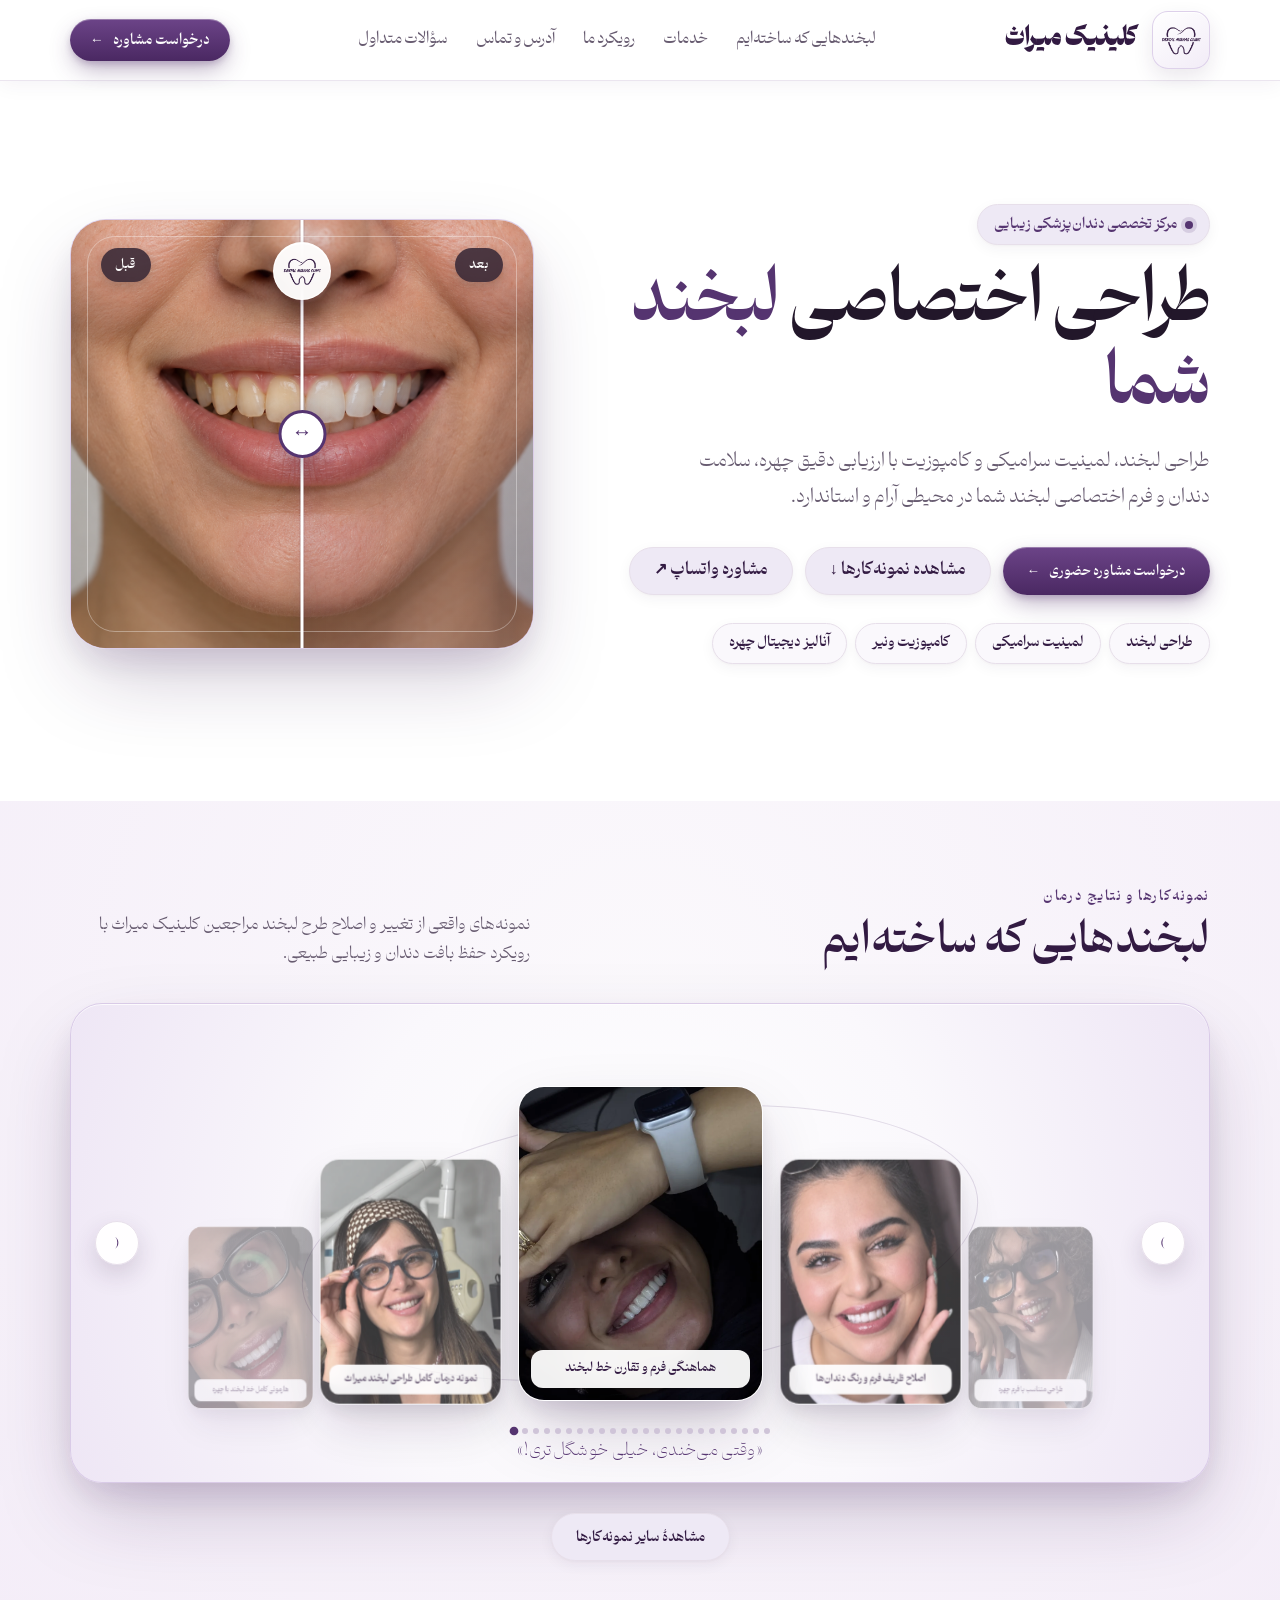
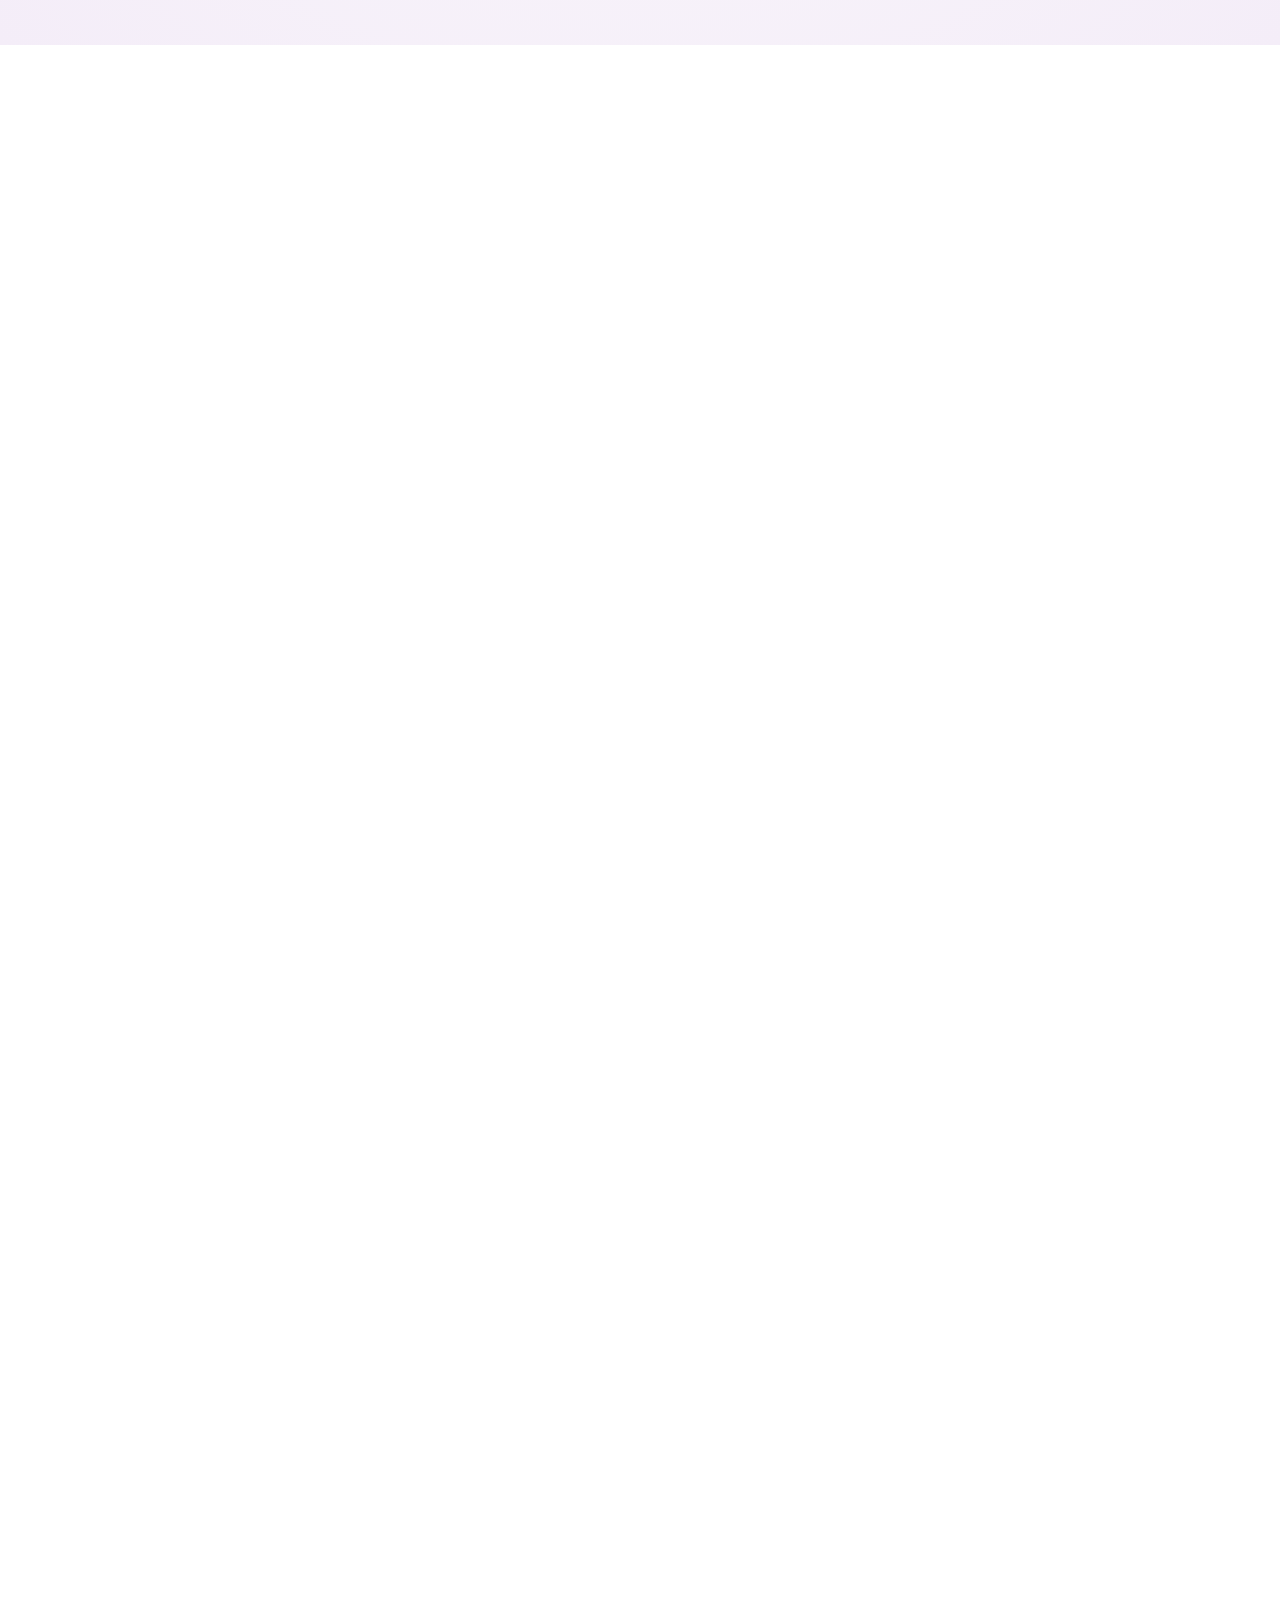
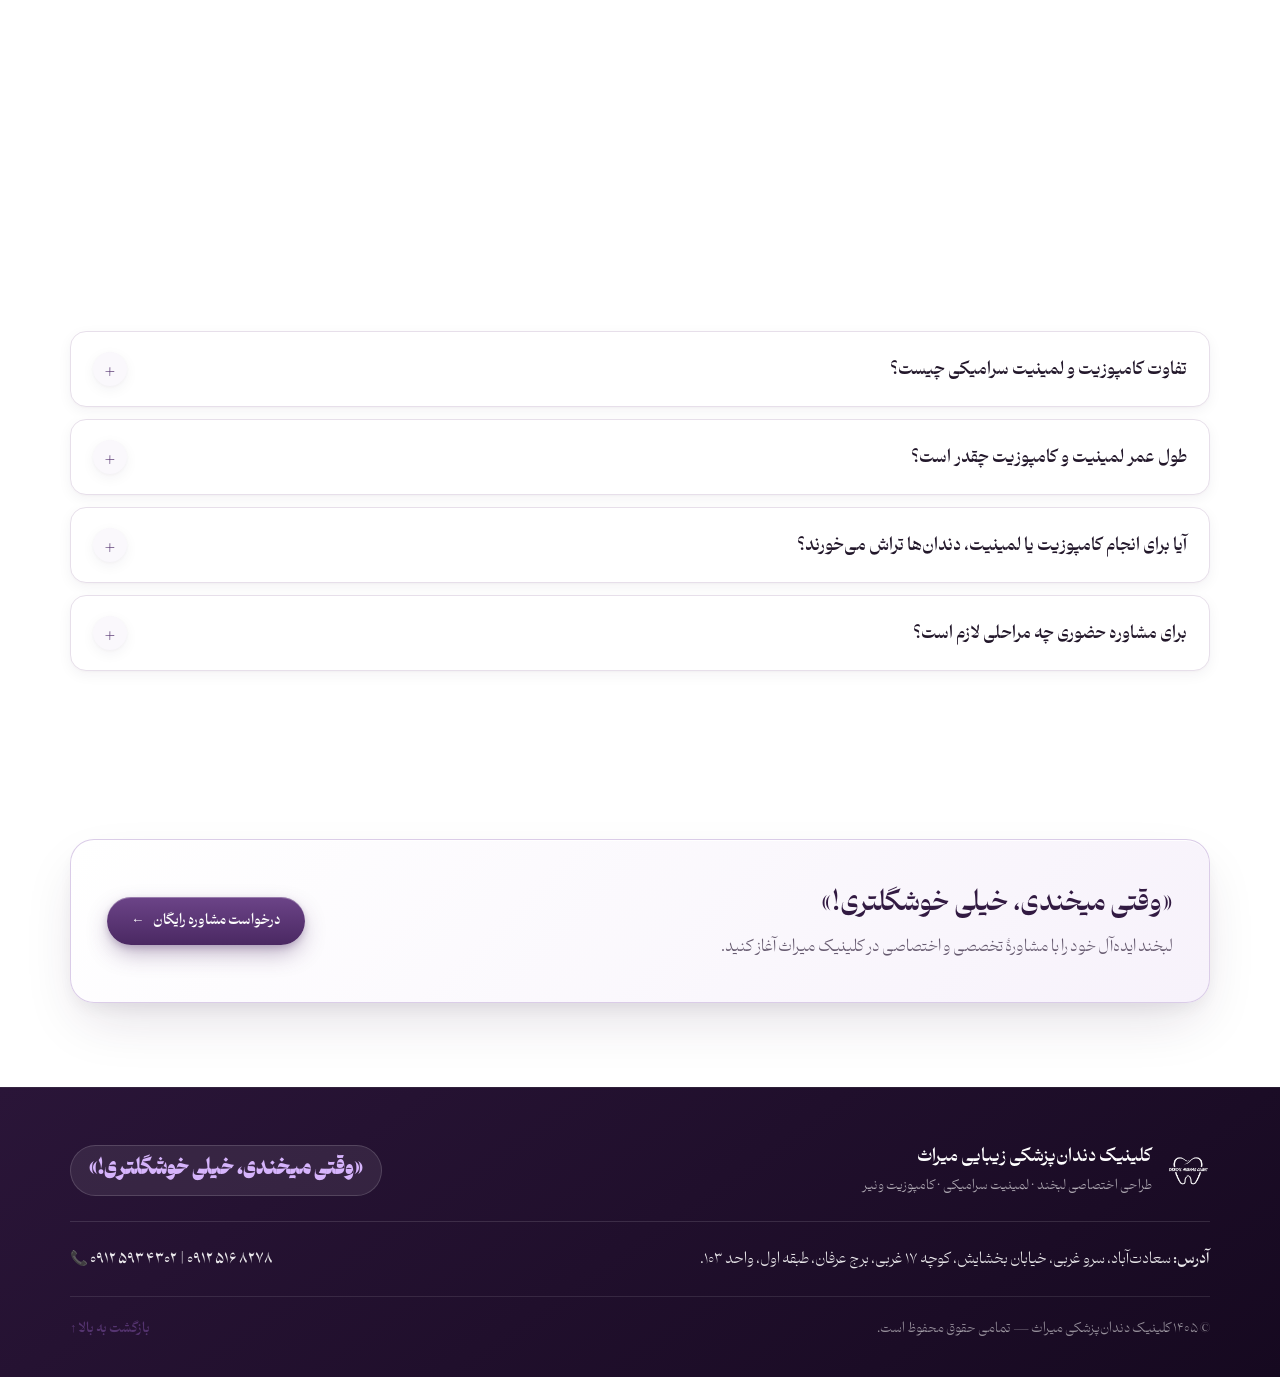
<file: index.html>
<!doctype html>
<html lang="fa" dir="rtl">
<head>
  <meta charset="utf-8">
  <meta name="viewport" content="width=device-width, initial-scale=1, viewport-fit=cover">
  <meta name="theme-color" content="#5b3a75">
  <meta name="description" content="کلینیک دندان‌پزشکی زیبایی میراث در تهران؛ طراحی اختصاصی لبخند، لمینیت سرامیکی و کامپوزیت ونیر. وقتی میخندی، خیلی خوشگلتری!">
  <title>کلینیک دندان‌پزشکی زیبایی میراث | وقتی میخندی، خیلی خوشگلتری!</title>
  <link rel="stylesheet" href="assets/fonts/doran/fontiran.css">
  <link rel="preload" href="assets/fonts/doran/woff2/Doran-Light.woff2" as="font" type="font/woff2" crossorigin>
  <link rel="preload" href="assets/fonts/doran/woff2/Doran-Regular.woff2" as="font" type="font/woff2" crossorigin>
  <link rel="preload" href="assets/fonts/doran/woff2/Doran-Medium.woff2" as="font" type="font/woff2" crossorigin>
  <link rel="preload" href="assets/fonts/doran/woff2/Doran-Bold.woff2" as="font" type="font/woff2" crossorigin>
  <style>
    :root {
      --background: #ffffff;
      --surface: #faf8fc;
      --surface-tint: #eee9f5;
      --primary: #553470;
      --primary-deep: #321a42;
      --primary-soft: #7c5c95;
      --accent: #8e44ad;
      --ink: #22172a;
      --muted: #675b70;
      --stroke: #e7dfea;
      --success: #26765f;
      --shadow-sm: 0 4px 14px rgba(45, 20, 60, .05), 0 1px 3px rgba(45, 20, 60, .03);
      --shadow-md: 0 14px 34px -8px rgba(45, 20, 60, .10), 0 4px 12px -2px rgba(45, 20, 60, .05), inset 0 1px 0 rgba(255, 255, 255, .9);
      --shadow-lg: 0 24px 56px -12px rgba(45, 20, 60, .15), 0 8px 20px -4px rgba(45, 20, 60, .07), inset 0 1px 0 rgba(255, 255, 255, .95);
      --shadow-hover: 0 28px 65px -10px rgba(77, 36, 102, .22), 0 12px 24px -4px rgba(77, 36, 102, .1), inset 0 1px 0 #ffffff;
      --shadow-3d: 0 20px 48px -10px rgba(56, 28, 76, .18), 0 8px 18px -4px rgba(56, 28, 76, .1), inset 0 1px 0 rgba(255, 255, 255, .95);
      --shadow-art: 0 35px 85px -15px rgba(56, 25, 78, .26), 0 16px 36px -8px rgba(56, 25, 78, .14), inset 0 1px 0 rgba(255, 255, 255, .8);
      --radius-lg: 24px;
      --radius-md: 18px;
      --radius-sm: 12px;
      --nav-space: 88px;
    }
    * { box-sizing: border-box; }
    html { scroll-behavior: smooth; }
    body { margin: 0; background: var(--background); color: var(--ink); font-family: Doran, Vazirmatn, Tahoma, sans-serif; line-height: 1.85; padding-bottom: var(--nav-space); }
    body.sheet-open { overflow: hidden; }
    a { color: inherit; text-decoration: none; }
    button, input, select, textarea { font-family: Doran, Vazirmatn, Tahoma, sans-serif; }
    h1, h2, h3, h4, .brand-copy strong, .eyebrow { font-family: Doran, Vazirmatn, Tahoma, sans-serif; }
    button { cursor: pointer; }
    img { display: block; max-width: 100%; }
    .wrap { width: min(1140px, calc(100% - 36px)); margin-inline: auto; }
    .ltr { direction: ltr; unicode-bidi: isolate; }
    .eyebrow { color: var(--primary); font-size: .82rem; letter-spacing: .12em; font-weight: 700; text-transform: uppercase; }
    .section { padding: 84px 0; scroll-margin-top: 24px; }
    .section-head { display: flex; align-items: flex-end; justify-content: space-between; gap: 24px; margin-bottom: 34px; }
    .section-head h2 { margin: 6px 0 0; font-size: clamp(1.75rem, 4vw, 2.5rem); line-height: 1.35; color: var(--primary-deep); }
    .section-head p { max-width: 460px; color: var(--muted); margin: 0; font-size: .98rem; }
    .btn { min-height: 48px; border: 0; border-radius: 999px; padding: 0 24px; display: inline-flex; align-items: center; justify-content: center; gap: 9px; font-weight: 700; transition: transform .25s ease, box-shadow .25s ease, background .25s ease, color .25s ease; }
    .btn:hover, .btn:focus-visible { transform: translateY(-3px); }
    .btn:focus-visible, .icon-btn:focus-visible, .nav-item:focus-visible, .faq-q:focus-visible { outline: 3px solid rgba(128,100,153,.35); outline-offset: 3px; }
    .btn-primary { background: linear-gradient(180deg, #6c4488 0%, #4a2862 100%); color: #fff; box-shadow: 0 10px 24px -4px rgba(74, 40, 98, .42), 0 3px 6px rgba(74, 40, 98, .2), inset 0 1px 0 rgba(255, 255, 255, .3); }
    .btn-primary:hover { background: linear-gradient(180deg, #5b3676 0%, #3a1c50 100%); box-shadow: 0 16px 34px -4px rgba(74, 40, 98, .5), 0 6px 14px rgba(74, 40, 98, .25); }
    .btn-quiet { background: var(--surface-tint); color: var(--primary-deep); box-shadow: var(--shadow-sm); border: 1px solid var(--stroke); }
    .btn-quiet:hover { background: #e3d9ee; box-shadow: var(--shadow-md); }
    .btn-sm { min-height: 38px; padding: 0 16px; font-size: .82rem; }
    .icon { width: 21px; height: 21px; flex: 0 0 auto; }

    /* Header */
    .topbar { position: sticky; top: 0; z-index: 20; background: rgba(255,255,255,.94); border-bottom: 1px solid rgba(233,227,238,.9); backdrop-filter: blur(18px); box-shadow: 0 4px 20px rgba(56, 28, 76, .05); }
    .topbar-inner { min-height: 80px; display: flex; align-items: center; justify-content: space-between; gap: 24px; }
    .brand { display: inline-flex; align-items: center; gap: 14px; font-weight: 700; color: var(--primary-deep); }
    .brand-mark-box {
      width: 58px;
      height: 58px;
      border-radius: 16px;
      background: linear-gradient(145deg, #ffffff, #f2ecf7);
      border: 1px solid rgba(215, 200, 230, .8);
      display: flex;
      align-items: center;
      justify-content: center;
      padding: 6px;
      box-shadow: 0 8px 20px rgba(56, 28, 76, .10), inset 0 1px 0 #ffffff;
      flex-shrink: 0;
      transition: transform .25s ease, box-shadow .25s ease;
    }
    .brand:hover .brand-mark-box {
      transform: scale(1.05) translateY(-1px);
      box-shadow: 0 12px 26px rgba(56, 28, 76, .18), inset 0 1px 0 #ffffff;
    }
    .brand-logo { width: 100%; height: 100%; object-fit: contain; }
    .brand-copy { display: flex; align-items: center; }
    .brand-copy strong { font-size: 1.32rem; font-weight: 800; letter-spacing: -.02em; color: var(--primary-deep); }
    .desktop-nav { display: flex; align-items: center; gap: 28px; color: var(--muted); font-size: .94rem; font-weight: 500; }
    .desktop-nav a { transition: color .2s ease, transform .2s ease; display: inline-block; }
    .desktop-nav a:hover { color: var(--primary); transform: translateY(-1px); }
    .topbar .btn { min-height: 42px; padding-inline: 20px; font-size: .86rem; }

    /* Hero */
    .hero { padding: 50px 0 64px; min-height: min(720px, 80dvh); display: grid; align-items: center; position: relative; }
    .hero-grid { display: grid; grid-template-columns: minmax(0, 1.15fr) minmax(360px, .85fr); align-items: center; gap: 48px; }
    .hero-copy { position: relative; z-index: 2; }
    .hero-badge { display: inline-flex; align-items: center; gap: 8px; padding: 7px 16px; border-radius: 999px; background: var(--surface-tint); color: var(--primary); font-size: .85rem; font-weight: 700; margin-bottom: 16px; border: 1px solid var(--stroke); box-shadow: var(--shadow-sm); }
    .hero-badge::before { content: ''; width: 8px; height: 8px; border-radius: 50%; background: var(--primary); box-shadow: 0 0 0 4px rgba(91,58,117,.16); }
    .hero-copy h1 { margin: 0 0 16px; max-width: 620px; font-size: clamp(2.3rem, 5.2vw, 4.2rem); line-height: 1.25; letter-spacing: -.03em; color: var(--ink); }
    .hero-copy h1 span { color: var(--primary); }
    .hero-desc { max-width: 540px; color: var(--muted); font-size: clamp(1.02rem, 2vw, 1.14rem); margin: 0 0 32px; line-height: 1.95; }
    .hero-actions { display: flex; flex-wrap: wrap; gap: 12px; }
    .hero-chips { display: flex; flex-wrap: wrap; gap: 8px; margin-top: 28px; }
    .chip { background: var(--surface); border: 1px solid var(--stroke); border-radius: 999px; color: var(--primary-deep); padding: 7px 16px; font-size: .84rem; font-weight: 600; box-shadow: var(--shadow-sm); transition: transform .2s ease; }
    .chip:hover { transform: translateY(-2px); }

    /* Hero before / after reveal — 3D Art Card */
    .hero-art { position: relative; min-height: 430px; border-radius: 36px; overflow: hidden; background: linear-gradient(145deg, #f5eff9, #eae0f3); border: 1px solid rgba(215, 200, 230, .85); box-shadow: var(--shadow-art); }
    .hero-art::after { content: ''; position: absolute; inset: 16px; border: 1px solid rgba(255, 255, 255, .35); border-radius: 28px; pointer-events: none; z-index: 4; }
    .hero-logo-box {
      position: absolute;
      top: 22px;
      left: 50%;
      transform: translateX(-50%);
      z-index: 6;
      width: 58px;
      height: 58px;
      border-radius: 50%;
      display: flex;
      align-items: center;
      justify-content: center;
      background: rgba(255, 255, 255, .95);
      border: 1px solid rgba(255, 255, 255, .9);
      box-shadow: 0 14px 32px rgba(45, 20, 60, .22), 0 2px 6px rgba(45, 20, 60, .1), inset 0 1px 0 #ffffff;
      backdrop-filter: blur(14px);
      transition: transform .25s ease;
    }
    .hero-logo-box:hover {
      transform: translateX(-50%) scale(1.08);
    }
    .hero-logo-img {
      width: 42px;
      height: 42px;
      object-fit: contain;
      display: block;
    }
    .hero-compare { position: absolute; inset: 0; overflow: hidden; cursor: ew-resize; touch-action: none; user-select: none; }
    .hero-compare img { position: absolute; inset: 0; width: 100%; height: 100%; object-fit: cover; object-position: center; pointer-events: none; }
    .hero-compare-after { position: absolute; inset: 0; }
    .hero-compare-before { position: absolute; inset: 0; z-index: 2; clip-path: inset(0 50% 0 0); }
    .hero-compare-shade { position: absolute; inset: 0; z-index: 1; background: linear-gradient(135deg, rgba(56,32,71,.12), transparent 46%, rgba(56,32,71,.18)); pointer-events: none; }
    .hero-compare-divider { position: absolute; z-index: 3; top: 0; bottom: 0; left: 50%; width: 3px; background: #fff; box-shadow: 0 0 0 1px rgba(56,32,71,.15), 0 0 22px rgba(36,26,44,.28); transform: translateX(-50%); pointer-events: none; }
    .hero-compare-handle { position: absolute; top: 50%; left: 50%; width: 48px; height: 48px; border-radius: 50%; display: grid; place-items: center; background: #fff; border: 3px solid var(--primary); color: var(--primary); box-shadow: 0 10px 28px rgba(45, 20, 60, .3), inset 0 1px 0 #ffffff; transform: translate(-50%, -50%); font-size: 1.3rem; font-weight: 800; }
    .hero-compare-label { position: absolute; z-index: 4; top: 28px; padding: 6px 14px; border-radius: 999px; background: rgba(36,26,44,.78); color: #fff; font-size: .76rem; font-weight: 700; letter-spacing: .02em; backdrop-filter: blur(8px); pointer-events: none; box-shadow: 0 4px 12px rgba(0,0,0,.2); }
    .hero-compare-label.before { left: 30px; }
    .hero-compare-label.after { right: 30px; }

    /* Results / Portfolio (2nd section after hero) */
    #results { background: radial-gradient(ellipse at 50% 25%, #fbf9fc 0%, #f4edf8 100%); }
    .result-strip { display: grid; grid-template-columns: repeat(4, 1fr); gap: 16px; }
    /* Halo-reel inspired 3D portfolio carousel */
    .portfolio-reel { position: relative; min-height: 480px; overflow: hidden; border-radius: 32px; background: radial-gradient(circle at 50% 50%, #fff 0%, #faf8fc 50%, #eee6f5 100%); border: 1px solid rgba(215, 200, 230, .9); box-shadow: var(--shadow-art); perspective: 1200px; touch-action: pan-y; }
    .portfolio-reel::before { content: ''; position: absolute; left: 50%; top: 50%; width: min(680px, 88%); height: 260px; border: 1px solid rgba(91,58,117,.16); border-radius: 50%; transform: translate(-50%, -50%) rotate(-8deg); pointer-events: none; }
    .reel-stage { position: absolute; inset: 0; }
    .reel-card { position: absolute; top: 50%; left: 50%; width: min(245px, 40vw); height: 315px; padding: 0; margin: -157px 0 0 -122px; overflow: hidden; border: 1.5px solid rgba(255, 255, 255, .9); border-radius: 26px; background: var(--surface); box-shadow: 0 30px 70px -12px rgba(45, 20, 62, .26), 0 12px 24px -6px rgba(45, 20, 62, .14); opacity: 0; pointer-events: none; transform: translate3d(0,0,0) scale(.45) rotateY(0); transition: transform .65s cubic-bezier(.2,.8,.2,1), opacity .45s ease, filter .45s ease; }
    .reel-card[data-offset="0"] { opacity: 1; z-index: 5; pointer-events: auto; transform: translate3d(0,0,80px) scale(1) rotateY(0); }
    .reel-card[data-offset="-1"], .reel-card[data-offset="1"] { opacity: .78; z-index: 4; pointer-events: auto; filter: saturate(.85); }
    .reel-card[data-offset="-1"] { transform: translate3d(-230px, 38px, 0) scale(.78) rotateY(18deg); }
    .reel-card[data-offset="1"] { transform: translate3d(230px, 38px, 0) scale(.78) rotateY(-18deg); }
    .reel-card[data-offset="-2"], .reel-card[data-offset="2"] { opacity: .38; z-index: 2; transform: translate3d(var(--reel-x), 74px, -80px) scale(.58) rotateY(var(--reel-rotate)); }
    .reel-card[data-offset="-2"] { --reel-x: -390px; --reel-rotate: 28deg; }
    .reel-card[data-offset="2"] { --reel-x: 390px; --reel-rotate: -28deg; }
    .reel-card figure { height: 100%; margin: 0; position: relative; }
    .reel-card img { width: 100%; height: 100%; object-fit: cover; }
    .reel-card figcaption { position: absolute; right: 12px; bottom: 12px; left: 12px; padding: 8px 10px; border-radius: 12px; background: rgba(255,255,255,.94); color: var(--primary-deep); font-size: .74rem; font-weight: 700; text-align: center; box-shadow: 0 6px 18px rgba(36,26,44,.12); backdrop-filter: blur(8px); }
    .reel-control { position: absolute; z-index: 8; top: 50%; width: 44px; height: 44px; border: 1px solid var(--stroke); border-radius: 50%; background: rgba(255,255,255,.94); color: var(--primary); box-shadow: 0 10px 24px rgba(56,32,71,.16), inset 0 1px 0 #ffffff; transform: translateY(-50%); font-size: 1.25rem; transition: transform .2s ease, background .2s ease, color .2s ease; }
    .reel-control:hover, .reel-control:focus-visible { background: var(--primary); color: #fff; transform: translateY(-50%) scale(1.08); }
    .reel-control.prev { right: 24px; }
    .reel-control.next { left: 24px; }
    .reel-slogan {
      position: absolute;
      right: 0;
      bottom: 15px;
      left: 0;
      z-index: 7;
      display: flex;
      justify-content: center;
      align-items: center;
      font-family: Doran, Vazirmatn, Tahoma, sans-serif;
      font-weight: 300;
      font-size: 1.05rem;
      letter-spacing: .02em;
      color: var(--primary);
      text-shadow: 0 1px 3px rgba(255,255,255,.9);
      pointer-events: none;
    }
    .reel-dots { position: absolute; right: 0; bottom: 48px; left: 0; z-index: 8; display: flex; justify-content: center; align-items: center; gap: 5px; direction: ltr; padding: 0 16px; flex-wrap: wrap; max-width: 90%; margin: 0 auto; }
    .reel-dot { width: 6px; height: 6px; border: 0; padding: 0; border-radius: 50%; background: #cfc4d8; transition: transform .25s ease, background .25s ease; cursor: pointer; }
    .reel-dot.active { background: var(--primary); transform: scale(1.45); }
    .result-card { overflow: hidden; border-radius: var(--radius-md); background: var(--surface); border: 1px solid var(--stroke); box-shadow: var(--shadow-sm); transition: transform .35s ease, box-shadow .35s ease; }
    .result-card:hover { transform: translateY(-6px); box-shadow: var(--shadow-hover); }
    .result-card figure { margin: 0; aspect-ratio: 1 / 1.08; overflow: hidden; position: relative; background: var(--surface-tint); }
    .result-card img { width: 100%; height: 100%; object-fit: cover; transition: transform .5s ease; }
    .result-card:hover img { transform: scale(1.05); }
    .result-label { position: absolute; right: 12px; bottom: 12px; border-radius: 999px; padding: 4px 11px; color: var(--primary-deep); background: rgba(255,255,255,.94); font-size: .74rem; font-weight: 700; box-shadow: 0 4px 12px rgba(0,0,0,.08); }
    .result-card figcaption { padding: 13px 15px; color: var(--primary-deep); font-size: .84rem; font-weight: 600; text-align: center; }
    .center-action { text-align: center; margin-top: 30px; }

    /* Services (3rd section) */
    .service-grid { display: grid; grid-template-columns: repeat(3, 1fr); gap: 20px; }
    .service-card { min-height: 250px; padding: 30px 26px; background: linear-gradient(180deg, #ffffff 0%, #faf8fc 100%); border: 1px solid var(--stroke); border-radius: var(--radius-lg); position: relative; overflow: hidden; box-shadow: var(--shadow-md); transition: transform .35s cubic-bezier(.2,.8,.2,1), box-shadow .35s cubic-bezier(.2,.8,.2,1), border-color .35s ease; }
    .service-card:hover { transform: translateY(-8px) scale(1.01); box-shadow: var(--shadow-hover); border-color: rgba(142, 68, 173, .35); }
    .service-card::before { content: ''; position: absolute; width: 140px; height: 140px; border-radius: 50%; background: rgba(128,100,153,.10); top: -65px; left: -40px; pointer-events: none; }
    .service-icon { width: 50px; height: 50px; display: grid; place-items: center; border-radius: 14px; color: var(--primary); background: #ffffff; border: 1px solid var(--stroke); position: relative; box-shadow: 0 8px 20px rgba(56,32,71,.09), inset 0 1px 0 #ffffff; }
    .service-card h3 { font-size: 1.25rem; margin: 18px 0 8px; color: var(--primary-deep); }
    .service-card p { color: var(--muted); font-size: .92rem; margin: 0; line-height: 1.85; }
    .service-card .learn { display: inline-flex; align-items: center; gap: 6px; color: var(--primary); font-size: .84rem; font-weight: 700; margin-top: 22px; transition: gap .2s ease; }
    .service-card:hover .learn { gap: 10px; }

    /* Approach / Method */
    .method { display: grid; grid-template-columns: .9fr 1.1fr; align-items: center; gap: 48px; }
    .method-visual { min-height: 320px; border-radius: 28px; background: linear-gradient(145deg, var(--primary-deep), #261331); color: #fff; padding: 38px 34px; position: relative; overflow: hidden; box-shadow: var(--shadow-art); border: 1px solid rgba(255,255,255,.15); }
    .method-visual::before, .method-visual::after { content: ''; position: absolute; border: 1px solid rgba(255,255,255,.14); border-radius: 50%; width: 280px; height: 280px; }
    .method-visual::before { left: -90px; bottom: -150px; }
    .method-visual::after { right: -90px; top: -130px; }
    .method-visual h3 { font-size: 1.68rem; line-height: 1.5; max-width: 290px; margin: 12px 0 46px; position: relative; }
    .method-visual .line { height: 1px; width: 85%; background: rgba(255,255,255,.28); position: relative; }
    .method-visual .line::after { content: ''; position: absolute; right: 18%; top: -4px; width: 9px; height: 9px; border-radius: 50%; background: #fff; box-shadow: 0 0 0 6px rgba(255,255,255,.14); }
    .method-list { display: grid; gap: 20px; }
    .method-item { display: grid; grid-template-columns: 48px 1fr; gap: 16px; align-items: start; padding: 14px 16px; border-radius: 16px; background: #ffffff; border: 1px solid var(--stroke); box-shadow: var(--shadow-sm); transition: transform .25s ease, box-shadow .25s ease; }
    .method-item:hover { transform: translateY(-3px); box-shadow: var(--shadow-md); }
    .method-num { width: 46px; height: 46px; border-radius: 50%; background: var(--surface-tint); color: var(--primary); display: grid; place-items: center; font-weight: 800; font-size: .92rem; box-shadow: 0 6px 16px rgba(56, 28, 76, .1), inset 0 1px 0 #ffffff; }
    .method-item h3 { margin: 0 0 3px; font-size: 1.1rem; color: var(--primary-deep); }
    .method-item p { margin: 0; color: var(--muted); font-size: .88rem; line-height: 1.8; }

    /* FAQ */
    .faq-list { display: grid; gap: 12px; }
    .faq { background: #ffffff; border: 1px solid var(--stroke); border-radius: 16px; padding: 0 22px; box-shadow: var(--shadow-sm); transition: box-shadow .3s ease, border-color .3s ease, transform .2s ease; }
    .faq:hover { border-color: rgba(142, 68, 173, .35); box-shadow: var(--shadow-md); }
    .faq.open { box-shadow: var(--shadow-md); border-color: rgba(142, 68, 173, .45); }
    .faq-q { width: 100%; border: 0; background: transparent; text-align: right; padding: 20px 0; display: flex; align-items: center; justify-content: space-between; gap: 18px; color: var(--ink); font-weight: 700; font-size: 1.02rem; }
    .faq-q span { width: 34px; height: 34px; border-radius: 50%; background: var(--surface); color: var(--primary); display: grid; place-items: center; font-size: 1.35rem; font-weight: 400; transition: transform .25s ease, background .25s ease; box-shadow: var(--shadow-sm); }
    .faq.open .faq-q span { transform: rotate(45deg); background: var(--surface-tint); }
    .faq-a { max-height: 0; overflow: hidden; transition: max-height .35s ease; }
    .faq-a p { max-width: 800px; margin: 0 0 20px; color: var(--muted); font-size: .94rem; line-height: 1.85; }

    /* Contact & Location Section */
    .contact-grid { display: grid; grid-template-columns: repeat(3, 1fr); gap: 20px; }
    .contact-card { padding: 30px 26px; background: linear-gradient(180deg, #ffffff 0%, #faf8fc 100%); border: 1px solid var(--stroke); border-radius: var(--radius-lg); position: relative; display: flex; flex-direction: column; justify-content: space-between; box-shadow: var(--shadow-md); transition: transform .35s cubic-bezier(.2,.8,.2,1), box-shadow .35s cubic-bezier(.2,.8,.2,1), border-color .35s ease; }
    .contact-card:hover { transform: translateY(-6px); box-shadow: var(--shadow-hover); border-color: rgba(142, 68, 173, .35); }
    .contact-card-head { display: flex; align-items: center; gap: 14px; margin-bottom: 14px; }
    .contact-icon { width: 46px; height: 46px; border-radius: 14px; background: #ffffff; border: 1px solid var(--stroke); color: var(--primary); display: grid; place-items: center; box-shadow: 0 6px 18px rgba(56,32,71,.08), inset 0 1px 0 #ffffff; }
    .contact-card h3 { margin: 0; font-size: 1.18rem; color: var(--primary-deep); }
    .contact-card p { color: var(--muted); font-size: .92rem; line-height: 1.85; margin: 0 0 16px; }
    .address-highlight { color: var(--primary-deep); font-weight: 700; font-size: .96rem; line-height: 1.95; margin-bottom: 18px; }
    .contact-links { display: flex; flex-wrap: wrap; gap: 8px; margin-top: auto; }
    .hours-table { list-style: none; padding: 0; margin: 0 0 16px; display: grid; gap: 8px; font-size: .88rem; color: var(--muted); }
    .hours-table li { display: flex; justify-content: space-between; border-bottom: 1px dashed var(--stroke); padding-bottom: 6px; }
    .hours-table strong { color: var(--primary-deep); }

    /* CTA */
    .cta { padding: 40px 36px; border-radius: var(--radius-lg); background: linear-gradient(135deg, #ffffff 0%, #f7f2fb 100%); border: 1px solid rgba(215, 200, 230, .9); box-shadow: var(--shadow-lg); display: flex; align-items: center; justify-content: space-between; gap: 24px; }
    .cta h2 { margin: 0 0 6px; font-size: 1.6rem; color: var(--primary-deep); }
    .cta p { color: var(--muted); margin: 0; font-size: .96rem; }

    /* Footer (Luxury Dark Aesthetic for high contrast with white logo) */
    footer { padding: 54px 0 36px; background: linear-gradient(145deg, #2a1538 0%, #160920 100%); color: rgba(255, 255, 255, .84); font-size: .86rem; border-top: 1px solid rgba(255, 255, 255, .08); }
    .footer-content { display: grid; gap: 24px; }
    .footer-top { display: flex; justify-content: space-between; align-items: center; gap: 20px; flex-wrap: wrap; padding-bottom: 22px; border-bottom: 1px solid rgba(255, 255, 255, .12); }
    .footer-brand { display: flex; align-items: center; gap: 14px; }
    .footer-logo { width: 44px; height: 44px; object-fit: contain; }
    .footer-brand strong { color: #ffffff !important; font-size: 1.15rem; display: block; }
    .footer-brand small { color: rgba(255, 255, 255, .65) !important; font-size: .78rem; }
    .footer-slogan { font-weight: 800; color: #d6b4fc !important; font-size: 1.1rem; background: rgba(255, 255, 255, .08); padding: 8px 18px; border-radius: 999px; border: 1px solid rgba(255, 255, 255, .15); }
    .footer-info { display: flex; justify-content: space-between; align-items: center; gap: 20px; flex-wrap: wrap; color: rgba(255, 255, 255, .9); font-size: .9rem; }
    .footer-bottom { display: flex; justify-content: space-between; align-items: center; gap: 16px; font-size: .8rem; padding-top: 20px; border-top: 1px solid rgba(255, 255, 255, .1); color: rgba(255, 255, 255, .55); }
    .footer-bottom a { color: #d6b4fc; font-weight: 600; }

    /* Mobile Navigation */
    .bottom-nav { position: fixed; z-index: 30; right: 0; bottom: 0; left: 0; display: flex; justify-content: space-around; gap: 2px; padding: 8px 6px max(8px, env(safe-area-inset-bottom)); background: rgba(255,255,255,.95); border-top: 1px solid var(--stroke); backdrop-filter: blur(18px); box-shadow: 0 -4px 20px rgba(56, 28, 76, .06); }
    .nav-item { position: relative; min-width: 55px; min-height: 52px; border: 0; background: transparent; color: var(--muted); display: flex; align-items: center; justify-content: center; flex-direction: column; gap: 2px; border-radius: 14px; font-size: .65rem; font-weight: 600; transition: color .2s ease, background .2s ease, transform .2s ease; overflow: hidden; }
    .nav-item::before { content: ''; position: absolute; inset: 4px; z-index: 0; border-radius: 12px; background: var(--surface-tint); opacity: 0; transform: scale(.72); transition: opacity .25s ease, transform .25s cubic-bezier(.2,.8,.2,1); }
    .nav-item > * { position: relative; z-index: 1; }
    .nav-item svg { width: 22px; height: 22px; }
    .nav-item.active { color: var(--primary); font-weight: 700; }
    .nav-item.active::before, .nav-item[data-checked="true"]::before { opacity: 1; transform: scale(1); }
    .nav-item:active { transform: scale(.94); }

    /* Sheets */
    .sheet-layer { position: fixed; z-index: 50; inset: 0; visibility: hidden; opacity: 0; transition: opacity .25s ease, visibility .25s ease; }
    .sheet-layer.open { visibility: visible; opacity: 1; }
    .sheet-backdrop { position: absolute; inset: 0; background: rgba(36,26,44,.4); backdrop-filter: blur(8px); }
    .sheet { position: absolute; right: 0; bottom: 0; left: 0; max-height: min(90dvh, 760px); overflow: auto; background: #fff; border-radius: 28px 28px 0 0; box-shadow: 0 -18px 65px rgba(36,26,44,.2); padding: 12px 22px max(24px, env(safe-area-inset-bottom)); transform: translateY(100%); transition: transform .35s cubic-bezier(.2,.8,.2,1); }
    .sheet-layer.open .sheet { transform: translateY(0); }
    .sheet-handle { width: 44px; height: 4px; border-radius: 99px; background: #d7cfde; margin: 0 auto 20px; }
    .sheet-head { display: flex; justify-content: space-between; align-items: start; gap: 16px; }
    .sheet-head h2 { margin: 0; font-size: 1.35rem; color: var(--primary-deep); }
    .sheet-head p { margin: 3px 0 18px; color: var(--muted); font-size: .85rem; }
    .icon-btn { width: 38px; height: 38px; border: 1px solid var(--stroke); background: var(--surface); color: var(--primary); border-radius: 50%; display: grid; place-items: center; font-size: 1.3rem; }
    .form-grid { display: grid; grid-template-columns: 1fr 1fr; gap: 14px; }
    .field { display: grid; gap: 6px; }
    .field.full { grid-column: 1 / -1; }
    .field label { font-size: .78rem; font-weight: 700; color: var(--primary-deep); }
    .field input, .field select, .field textarea { width: 100%; border: 1px solid var(--stroke); border-radius: 14px; background: #fff; color: var(--ink); padding: 11px 14px; min-height: 46px; outline: none; transition: border-color .2s ease, box-shadow .2s ease; }
    .field textarea { min-height: 90px; resize: vertical; }
    .field input:focus, .field select:focus, .field textarea:focus { border-color: var(--primary-soft); box-shadow: 0 0 0 4px rgba(128,100,153,.12); }
    .consent { display: flex; gap: 8px; align-items: start; margin: 16px 0; color: var(--muted); font-size: .76rem; }
    .consent input { margin-top: 4px; accent-color: var(--primary); }
    .form-status { margin: 14px 0 0; color: var(--muted); font-size: .82rem; }
    .account-state { padding: 16px; border-radius: 16px; background: var(--surface); border: 1px solid var(--stroke); color: var(--muted); font-size: .88rem; }

    /* Swipe-Up Intro Animations */
    [data-swipe-up], [data-reveal] {
      opacity: 0;
      transform: translateY(34px);
      filter: blur(2px);
      transition: opacity .8s cubic-bezier(.16, 1, .3, 1), transform .8s cubic-bezier(.16, 1, .3, 1), filter .8s cubic-bezier(.16, 1, .3, 1);
      will-change: opacity, transform, filter;
    }
    [data-swipe-up].swiped-in, [data-reveal].visible, [data-swipe-up].visible {
      opacity: 1;
      transform: translateY(0);
      filter: blur(0);
    }
    @media (prefers-reduced-motion: reduce) {
      *, *::before, *::after { scroll-behavior: auto !important; animation-duration: .01ms !important; transition-duration: .01ms !important; }
      [data-swipe-up], [data-reveal] { opacity: 1 !important; transform: none !important; filter: none !important; }
    }
    @media (min-width: 800px) { body { padding-bottom: 0; } .bottom-nav { display: none; } .sheet { right: 50%; bottom: 50%; left: auto; width: min(580px, calc(100% - 32px)); max-height: 90dvh; border-radius: 24px; transform: translate(50%, 45%); } .sheet-layer.open .sheet { transform: translate(50%, 50%); } }
    @media (max-width: 900px) { .contact-grid { grid-template-columns: 1fr; } }
    @media (max-width: 799px) { .desktop-nav, .topbar .btn { display: none; } .topbar-inner { min-height: 72px; } .hero { padding-top: 24px; min-height: 0; } .hero-grid { grid-template-columns: 1fr; gap: 32px; } .hero-copy h1 { font-size: clamp(2.1rem, 9vw, 3.2rem); } .hero-art { min-height: 320px; order: -1; } .hero-logo-box { top: 16px; width: 48px; height: 48px; } .hero-logo-img { width: 34px; height: 34px; } .hero-compare-label { top: 20px; } .hero-compare-label.before { left: 22px; } .hero-compare-label.after { right: 22px; } .section { padding: 56px 0; } .section-head { display: block; } .section-head p { margin-top: 10px; } .service-grid { grid-template-columns: 1fr; } .service-card { min-height: 0; } .result-strip { grid-template-columns: repeat(2, 1fr); gap: 12px; } .portfolio-reel { min-height: 410px; } .reel-card { width: min(210px, 58vw); height: 278px; margin: -139px 0 0 -105px; } .reel-card[data-offset="-1"] { transform: translate3d(-150px, 30px, 0) scale(.7) rotateY(17deg); } .reel-card[data-offset="1"] { transform: translate3d(150px, 30px, 0) scale(.7) rotateY(-17deg); } .reel-card[data-offset="-2"] { --reel-x: -245px; } .reel-card[data-offset="2"] { --reel-x: 245px; } .reel-control.prev { right: 10px; } .reel-control.next { left: 10px; } .reel-slogan { font-size: .92rem; bottom: 12px; } .method { grid-template-columns: 1fr; gap: 30px; } .method-visual { min-height: 250px; } .cta, .footer-top, .footer-info, .footer-bottom { display: block; } .cta .btn { margin-top: 18px; } .footer-slogan { margin-top: 10px; } }
    @media (max-width: 390px) { .wrap { width: min(100% - 24px, 1140px); } .hero-actions .btn { width: 100%; } .form-grid { grid-template-columns: 1fr; } .field.full { grid-column: auto; } }
  </style>
</head>
<body>
  <header class="topbar">
    <div class="wrap topbar-inner">
      <a class="brand" href="#home" aria-label="کلینیک میراث — صفحه اصلی">
        <span class="brand-mark-box">
          <img src="logo/logo-dark.png" alt="لوگوی کلینیک میراث" class="brand-logo" width="56" height="56">
        </span>
        <span class="brand-copy"><strong>کلینیک میراث</strong></span>
      </a>
      <nav class="desktop-nav" aria-label="ناوبری اصلی">
        <a href="#results">لبخندهایی که ساخته‌ایم</a>
        <a href="#services">خدمات</a>
        <a href="#method">رویکرد ما</a>
        <a href="#contact">آدرس و تماس</a>
        <a href="#faq">سؤالات متداول</a>
      </nav>
      <button class="btn btn-primary" data-open-sheet="consultation">درخواست مشاوره <span aria-hidden="true">←</span></button>
    </div>
  </header>

  <main id="home">
    <!-- HERO SECTION -->
    <section class="hero">
      <div class="wrap hero-grid">
        <div class="hero-copy" data-reveal>
          <div class="hero-badge">مرکز تخصصی دندان‌پزشکی زیبایی</div>
          <h1>طراحی اختصاصی <span>لبخند شما</span></h1>
          <p class="hero-desc">طراحی لبخند، لمینیت سرامیکی و کامپوزیت با ارزیابی دقیق چهره، سلامت دندان و فرم اختصاصی لبخند شما در محیطی آرام و استاندارد.</p>
          <div class="hero-actions">
            <button class="btn btn-primary" data-open-sheet="consultation">درخواست مشاوره حضوری <span aria-hidden="true">←</span></button>
            <a class="btn btn-quiet" href="#results">مشاهده نمونه‌کارها ↓</a>
            <a class="btn btn-quiet" href="https://wa.me/989125168278?text=سلام،+برای+مشاوره+طراحی+لبخند+پیام+می‌دهم" target="_blank" rel="noopener">مشاوره واتساپ ↗</a>
          </div>
          <div class="hero-chips" aria-label="خدمات اصلی">
            <span class="chip">طراحی لبخند</span>
            <span class="chip">لمینیت سرامیکی</span>
            <span class="chip">کامپوزیت ونیر</span>
            <span class="chip">آنالیز دیجیتال چهره</span>
          </div>
        </div>
        <div class="hero-art" aria-label="مقایسه تصویری قبل و بعد طراحی لبخند" data-reveal>
          <div class="hero-logo-box" aria-label="لوگوی کلینیک میراث">
            <img class="hero-logo-img" src="logo/logo-dark.png" alt="کلینیک میراث" loading="eager" width="42" height="42">
          </div>
          <div class="hero-compare" id="hero-compare" role="slider" tabindex="0" aria-label="مقایسه قبل و بعد لبخند" aria-valuemin="0" aria-valuemax="100" aria-valuenow="50">
            <div class="hero-compare-after"><img src="assets/generated/smile-after.png" alt="نمونه تصویری بعد از طراحی لبخند" loading="eager"></div>
            <div class="hero-compare-before"><img src="assets/generated/smile-before.png" alt="نمونه تصویری قبل از طراحی لبخند" loading="eager"></div>
            <div class="hero-compare-shade" aria-hidden="true"></div>
            <span class="hero-compare-label before">قبل</span>
            <span class="hero-compare-label after">بعد</span>
            <div class="hero-compare-divider" aria-hidden="true"><span class="hero-compare-handle">↔</span></div>
          </div>
        </div>
      </div>
    </section>

    <!-- RESULTS (PORTFOLIO) - 2ND SECTION -->
    <section class="section" id="results">
      <div class="wrap">
        <div class="section-head" data-reveal>
          <div>
            <div class="eyebrow">نمونه‌کارها و نتایج درمان</div>
            <h2>لبخندهایی که ساخته‌ایم</h2>
          </div>
          <p>نمونه‌های واقعی از تغییر و اصلاح طرح لبخند مراجعین کلینیک میراث با رویکرد حفظ بافت دندان و زیبایی طبیعی.</p>
        </div>
        <div class="portfolio-reel" id="portfolio-reel" role="region" aria-roledescription="carousel" aria-label="نمونه‌کارهای طراحی لبخند" tabindex="0" data-reveal>
          <div class="reel-stage">
            <article class="reel-card" data-reel-card data-index="0"><figure><img src="results/miraas_01.webp" alt="نمونه‌کار کلینیک میراث ۱" loading="lazy"><figcaption>هماهنگی فرم و تقارن خط لبخند</figcaption></figure></article>
            <article class="reel-card" data-reel-card data-index="1"><figure><img src="results/miraas_02.webp" alt="نمونه‌کار کلینیک میراث ۲" loading="lazy"><figcaption>اصلاح ظریف فرم و رنگ دندان‌ها</figcaption></figure></article>
            <article class="reel-card" data-reel-card data-index="2"><figure><img src="results/miraas_03.webp" alt="نمونه‌کار کلینیک میراث ۳" loading="lazy"><figcaption>طراحی متناسب با فرم چهره</figcaption></figure></article>
            <article class="reel-card" data-reel-card data-index="3"><figure><img src="results/miraas_04.webp" alt="نمونه‌کار کلینیک میراث ۴" loading="lazy"><figcaption>ترکیب طبیعی رنگ و انعکاس نور</figcaption></figure></article>
            <article class="reel-card" data-reel-card data-index="4"><figure><img src="results/miraas_05.webp" alt="نمونه‌کار کلینیک میراث ۵" loading="lazy"><figcaption>لبخند طبیعی و متعادل</figcaption></figure></article>
            <article class="reel-card" data-reel-card data-index="5"><figure><img src="results/miraas_06.webp" alt="نمونه‌کار کلینیک میراث ۶" loading="lazy"><figcaption>فرم‌دهی ظریف و بستن فواصل</figcaption></figure></article>
            <article class="reel-card" data-reel-card data-index="6"><figure><img src="results/miraas_07.webp" alt="نمونه‌کار کلینیک میراث ۷" loading="lazy"><figcaption>هماهنگی رنگ و تناسب قوس دندانی</figcaption></figure></article>
            <article class="reel-card" data-reel-card data-index="7"><figure><img src="results/miraas_08.webp" alt="نمونه‌کار کلینیک میراث ۸" loading="lazy"><figcaption>طراحی لبخند اختصاصی مراجعین</figcaption></figure></article>
            <article class="reel-card" data-reel-card data-index="8"><figure><img src="results/miraas_09.webp" alt="نمونه‌کار کلینیک میراث ۹" loading="lazy"><figcaption>لمینیت سرامیکی با ظرافت میکرونی</figcaption></figure></article>
            <article class="reel-card" data-reel-card data-index="9"><figure><img src="results/miraas_10.webp" alt="نمونه‌کار کلینیک میراث ۱۰" loading="lazy"><figcaption>اصلاح کانتور و تقارن لثه</figcaption></figure></article>
            <article class="reel-card" data-reel-card data-index="10"><figure><img src="results/miraas_11.webp" alt="نمونه‌کار کلینیک میراث ۱۱" loading="lazy"><figcaption>کامپوزیت لیرینگ با جلوه طبیعی</figcaption></figure></article>
            <article class="reel-card" data-reel-card data-index="11"><figure><img src="results/miraas_12.webp" alt="نمونه‌کار کلینیک میراث ۱۲" loading="lazy"><figcaption>طراحی لبخند هالیوودی و نچرال</figcaption></figure></article>
            <article class="reel-card" data-reel-card data-index="12"><figure><img src="results/miraas_13.webp" alt="نمونه‌کار کلینیک میراث ۱۳" loading="lazy"><figcaption>بازسازی خط لبخند با حفظ سلامت دندان</figcaption></figure></article>
            <article class="reel-card" data-reel-card data-index="13"><figure><img src="results/miraas_14.webp" alt="نمونه‌کار کلینیک میراث ۱۴" loading="lazy"><figcaption>اصلاح بدشکلی و بهم‌ریختگی دندان</figcaption></figure></article>
            <article class="reel-card" data-reel-card data-index="14"><figure><img src="results/miraas_15.webp" alt="نمونه‌کار کلینیک میراث ۱۵" loading="lazy"><figcaption>تطابق رنگ و درخشش فوق‌العاده</figcaption></figure></article>
            <article class="reel-card" data-reel-card data-index="15"><figure><img src="results/miraas_16.webp" alt="نمونه‌کار کلینیک میراث ۱۶" loading="lazy"><figcaption>رویکرد استتیک و مینیمال دندانپزشکی</figcaption></figure></article>
            <article class="reel-card" data-reel-card data-index="16"><figure><img src="results/miraas_17.webp" alt="نمونه‌کار کلینیک میراث ۱۷" loading="lazy"><figcaption>اصلاح چرخش و شیب دندان‌ها</figcaption></figure></article>
            <article class="reel-card" data-reel-card data-index="17"><figure><img src="results/miraas_18.webp" alt="نمونه‌کار کلینیک میراث ۱۸" loading="lazy"><figcaption>بازگرداندن زیبایی و اعتمادبه‌نفس</figcaption></figure></article>
            <article class="reel-card" data-reel-card data-index="18"><figure><img src="results/miraas_19.webp" alt="نمونه‌کار کلینیک میراث ۱۹" loading="lazy"><figcaption>طراحی لبخند متناسب با بیومکانیک لب</figcaption></figure></article>
            <article class="reel-card" data-reel-card data-index="19"><figure><img src="results/miraas_20.webp" alt="نمونه‌کار کلینیک میراث ۲۰" loading="lazy"><figcaption>لمینیت سرامیکی با حداکثر شفافیت</figcaption></figure></article>
            <article class="reel-card" data-reel-card data-index="20"><figure><img src="results/miraas_21.webp" alt="نمونه‌کار کلینیک میراث ۲۱" loading="lazy"><figcaption>اصلاح تناسب طول و عرض دندان‌ها</figcaption></figure></article>
            <article class="reel-card" data-reel-card data-index="21"><figure><img src="results/miraas_22.webp" alt="نمونه‌کار کلینیک میراث ۲۲" loading="lazy"><figcaption>کامپوزیت ونیر زیبایی بدون تراش</figcaption></figure></article>
            <article class="reel-card" data-reel-card data-index="22"><figure><img src="results/miraas_23.webp" alt="نمونه‌کار کلینیک میراث ۲۳" loading="lazy"><figcaption>هارمونی کامل خط لبخند با چهره</figcaption></figure></article>
            <article class="reel-card" data-reel-card data-index="23"><figure><img src="results/miraas_24.webp" alt="نمونه‌کار کلینیک میراث ۲۴" loading="lazy"><figcaption>نمونه درمان کامل طراحی لبخند میراث</figcaption></figure></article>
          </div>
          <button class="reel-control prev" type="button" aria-label="نمونه قبلی">›</button>
          <button class="reel-control next" type="button" aria-label="نمونه بعدی">‹</button>
          <div class="reel-dots" aria-label="انتخاب نمونه‌کار"></div>
          <div class="reel-slogan">«وقتی می‌خندی، خیلی خوشگل‌تری!»</div>
        </div>
        <div class="center-action" data-reveal>
          <button class="btn btn-quiet" data-open-sheet="gallery">مشاهدهٔ سایر نمونه‌کارها</button>
        </div>
      </div>
    </section>

    <!-- SERVICES - 3RD SECTION -->
    <section class="section" id="services">
      <div class="wrap">
        <div class="section-head" data-reveal>
          <div>
            <div class="eyebrow">خدمات تخصصی دندان‌پزشکی</div>
            <h2>زیبایی لبخند، با انتخاب درست شروع می‌شود.</h2>
          </div>
          <p>هر درمان بعد از بررسی شرایط دندان، فک و گفت‌وگو دربارهٔ نتیجهٔ مطلوب و طبیعی شما برنامه‌ریزی می‌شود.</p>
        </div>
        <div class="service-grid">
          <article class="service-card" data-reveal>
            <div class="service-icon" aria-hidden="true">
              <svg class="icon" viewBox="0 0 24 24" fill="none" stroke="currentColor" stroke-width="1.6"><path d="M12 3c-3 0-5 2-5 5 0 4 1 5 1 8 0 3 1 5 3 5 1.5 0 1.5-3 3-3s1.5 3 3 3c2 0 3-2 3-5 0-3 1-4 1-8 0-3-2-5-5-5-1 0-1.6 1-3 1S13 3 12 3Z"/><path d="M8 8c2 1 6 1 8 0"/></svg>
            </div>
            <h3>کامپوزیت ونیر</h3>
            <p>اصلاح فرم، رنگ و بستن فواصل دندانی در یک جلسه، با متریال باکیفیت و ظاهری کاملاً نچرال.</p>
            <a class="learn" href="#consult">درخواست مشاوره کامپوزیت ←</a>
          </article>
          <article class="service-card" data-reveal>
            <div class="service-icon" aria-hidden="true">
              <svg class="icon" viewBox="0 0 24 24" fill="none" stroke="currentColor" stroke-width="1.6"><path d="M5 8c1-3 4-5 7-5s6 2 7 5"/><path d="M5 8c1 8 3 12 7 13 4-1 6-5 7-13"/><path d="M8 10c2 1 6 1 8 0"/></svg>
            </div>
            <h3>لمینیت سرامیکی</h3>
            <p>راهکاری بادوام و درخشان با ضخامت فوق‌العاده ظریف و ثبات رنگ همیشگی پس از تراش حداقلی.</p>
            <a class="learn" href="#consult">درخواست مشاوره لمینیت ←</a>
          </article>
          <article class="service-card" data-reveal>
            <div class="service-icon" aria-hidden="true">
              <svg class="icon" viewBox="0 0 24 24" fill="none" stroke="currentColor" stroke-width="1.6"><path d="M4 12c3-6 13-6 16 0-3 6-13 6-16 0Z"/><circle cx="12" cy="12" r="3"/><path d="M3 5h4M17 5h4"/></svg>
            </div>
            <h3>طراحی لبخند</h3>
            <p>آنالیز جامع فرم لب‌ها، خط لبخند و تقارن چهره برای خلق طبیعی‌ترین و برازنده‌ترین لبخند شما.</p>
            <a class="learn" href="#consult">مشاوره اختصاصی طرح لبخند ←</a>
          </article>
        </div>
      </div>
    </section>

    <!-- APPROACH / METHOD -->
    <section class="section" id="method">
      <div class="wrap method">
        <div class="method-visual" data-reveal>
          <div class="eyebrow" style="color:#d9c9e8">رویکرد درمانی کلینیک میراث</div>
          <h3>زیبایی وقتی ماندگارتر است که با سلامت و شخصیت شما هماهنگ باشد.</h3>
          <div class="line" aria-hidden="true"></div>
        </div>
        <div class="method-list">
          <div class="method-item" data-reveal>
            <span class="method-num">۰۱</span>
            <div>
              <h3>گفت‌وگو و شناخت دقیق</h3>
              <p>از سلیقه، انتظارات و سبک لبخند دلخواه شما شروع می‌کنیم.</p>
            </div>
          </div>
          <div class="method-item" data-reveal>
            <span class="method-num">۰۲</span>
            <div>
              <h3>ارزیابی و شبیه‌سازی</h3>
              <p>فرم، سلامت لثه و تناسب با چهره با متدهای علمی ارزیابی می‌شود.</p>
            </div>
          </div>
          <div class="method-item" data-reveal>
            <span class="method-num">۰۳</span>
            <div>
              <h3>اجرای هنرمندانه و دقیق</h3>
              <p>درمان انتخابی با ظرافت و رعایت کامل سلامت دندان‌ها انجام می‌پذیرد.</p>
            </div>
          </div>
        </div>
      </div>
    </section>

    <!-- CONTACT & CLINIC ADDRESS (Item 6) -->
    <section class="section" id="contact">
      <div class="wrap">
        <div class="section-head" data-reveal>
          <div>
            <div class="eyebrow">اطلاعات تماس و آدرس کلینیک</div>
            <h2>آدرس و راه‌های ارتباطی با کلینیک میراث</h2>
          </div>
          <p>مشاورهٔ حضوری و آنلاین با تیم متخصص کلینیک زیبایی میراث در محیطی آرام و استاندارد.</p>
        </div>

        <div class="contact-grid" data-reveal>
          <!-- Card 1: Address -->
          <div class="contact-card">
            <div>
              <div class="contact-card-head">
                <div class="contact-icon" aria-hidden="true">
                  <svg class="icon" viewBox="0 0 24 24" fill="none" stroke="currentColor" stroke-width="1.8"><path d="M21 10c0 7-9 13-9 13s-9-6-9-13a9 9 0 0 1 18 0z"/><circle cx="12" cy="10" r="3"/></svg>
                </div>
                <h3>آدرس کلینیک</h3>
              </div>
              <p class="address-highlight">
                سعادت‌آباد، سرو غربی، خیابان بخشایش، کوچه ۱۷ غربی، برج عرفان، طبقه اول، واحد ۱۰۳.
              </p>
            </div>
            <div class="contact-links">
              <a class="btn btn-sm btn-quiet" href="https://maps.google.com/?q=تهران،+سعادت‌آباد،+خیابان+بخشایش،+کوچه+۱۷+غربی،+برج+عرفان" target="_blank" rel="noopener">
                مسیریابی در نقشه ↗
              </a>
              <button class="btn btn-sm btn-quiet" data-open-sheet="consultation">رزرو نوبت حضوری</button>
            </div>
          </div>

          <!-- Card 2: Phone & WhatsApp -->
          <div class="contact-card">
            <div>
              <div class="contact-card-head">
                <div class="contact-icon" aria-hidden="true">
                  <svg class="icon" viewBox="0 0 24 24" fill="none" stroke="currentColor" stroke-width="1.8"><path d="M22 16.92v3a2 2 0 0 1-2.18 2 19.79 19.79 0 0 1-8.63-3.07 19.5 19.5 0 0 1-6-6 19.79 19.79 0 0 1-3.07-8.67A2 2 0 0 1 4.11 2h3a2 2 0 0 1 2 1.72c.13.96.36 1.9.7 2.81a2 2 0 0 1-.45 2.11L8.09 9.91a16 16 0 0 0 6 6l1.27-1.27a2 2 0 0 1 2.11-.45c.9.34 1.85.57 2.81.7A2 2 0 0 1 22 16.92z"/></svg>
                </div>
                <h3>تماس مستقیم</h3>
              </div>
              <p>برای دریافت نوبت معاینه و مشاوره رایگان با کارشناسان ما تماس بگیرید:</p>
              <div style="font-size:1.1rem;font-weight:700;color:var(--primary-deep);margin-bottom:14px;" class="ltr">
                <a href="tel:+989125934302">۰۹۱۲ ۵۹۳ ۴۳۰۲</a> &nbsp;|&nbsp; <a href="tel:+989125168278">۰۹۱۲ ۵۱۶ ۸۲۷۸</a>
              </div>
            </div>
            <div class="contact-links">
              <a class="btn btn-sm btn-primary" href="https://wa.me/989125168278?text=سلام،+برای+مشاوره+طراحی+لبخند+پیام+می‌دهم" target="_blank" rel="noopener">
                پیام در واتساپ ↗
              </a>
              <a class="btn btn-sm btn-quiet" href="tel:+989125934302">تماس تلفنی</a>
            </div>
          </div>

          <!-- Card 3: Hours -->
          <div class="contact-card">
            <div>
              <div class="contact-card-head">
                <div class="contact-icon" aria-hidden="true">
                  <svg class="icon" viewBox="0 0 24 24" fill="none" stroke="currentColor" stroke-width="1.8"><circle cx="12" cy="12" r="10"/><path d="M12 6v6l4 2"/></svg>
                </div>
                <h3>ساعات کاری</h3>
              </div>
              <ul class="hours-table">
                <li><span>شنبه تا چهارشنبه:</span> <strong>۱۰:۰۰ الی ۱۹:۰۰</strong></li>
                <li><span>پنجشنبه:</span> <strong>۱۰:۰۰ الی ۱۵:۰۰</strong></li>
                <li><span>جمعه و ایام تعطیل:</span> <strong>تعطیل</strong></li>
              </ul>
            </div>
            <div class="contact-links">
              <button class="btn btn-sm btn-quiet" data-open-sheet="consultation">هماهنگی نوبت مشاوره</button>
            </div>
          </div>
        </div>
      </div>
    </section>

    <!-- FAQ -->
    <section class="section" id="faq">
      <div class="wrap">
        <div class="section-head" data-reveal>
          <div>
            <div class="eyebrow">پرسش‌های پرتکرار مراجعین</div>
            <h2>سؤالات متداول</h2>
          </div>
          <p>پاسخ‌های کوتاه و کاربردی به متداول‌ترین سؤالات درباره لمینیت، کامپوزیت و طراحی لبخند.</p>
        </div>
        <div class="faq-list" data-reveal>
          <div class="faq"><button class="faq-q" type="button" aria-expanded="false">تفاوت کامپوزیت و لمینیت سرامیکی چیست؟<span aria-hidden="true">+</span></button><div class="faq-a"><p>کامپوزیت ونیر معمولاً در یک جلسه و بدون نیاز به قالب‌گیری آزمایشگاهی اجرا می‌شود و هزینه کمتری دارد. لمینیت سرامیکی در لابراتوار ساخته می‌شود، ماندگاری و استحکام بالاتری دارد و هرگز تغییر رنگ نمی‌دهد.</p></div></div>
          <div class="faq"><button class="faq-q" type="button" aria-expanded="false">طول عمر لمینیت و کامپوزیت چقدر است؟<span aria-hidden="true">+</span></button><div class="faq-a"><p>با رعایت بهداشت دهان و دندان و چکاپ‌های دوره‌ای، طول عمر کامپوزیت بین ۵ تا ۸ سال و طول عمر لمینیت‌های سرامیکی بین ۱۰ تا ۱۵ سال است.</p></div></div>
          <div class="faq"><button class="faq-q" type="button" aria-expanded="false">آیا برای انجام کامپوزیت یا لمینیت، دندان‌ها تراش می‌خورند؟<span aria-hidden="true">+</span></button><div class="faq-a"><p>در کامپوزیت در اغلب موارد تراشی صورت نمی‌گیرد یا در حد آماده‌سازی سطحی است. در لمینیت سرامیکی نسل جدید نیز تراش بسیار ظریف و مینیمال (حدود ۰.۳ تا ۰.۵ میلی‌متر) خواهد بود.</p></div></div>
          <div class="faq"><button class="faq-q" type="button" aria-expanded="false">برای مشاوره حضوری چه مراحلی لازم است؟<span aria-hidden="true">+</span></button><div class="faq-a"><p>کافی است از طریق فرم «درخواست مشاوره» در سایت یا پیام به واتساپ کلینیک، زمان مورد نظر خود را هماهنگ فرمایید تا معاینه و آنالیز لبخند شما انجام شود.</p></div></div>
        </div>
      </div>
    </section>

    <!-- CTA -->
    <section class="section" id="consult">
      <div class="wrap">
        <div class="cta" data-reveal>
          <div>
            <h2>«وقتی میخندی، خیلی خوشگلتری!»</h2>
            <p>لبخند ایده‌آل خود را با مشاورهٔ تخصصی و اختصاصی در کلینیک میراث آغاز کنید.</p>
          </div>
          <button class="btn btn-primary" data-open-sheet="consultation">درخواست مشاوره رایگان <span aria-hidden="true">←</span></button>
        </div>
      </div>
    </section>
  </main>

  <!-- FOOTER -->
  <footer>
    <div class="wrap footer-content">
      <div class="footer-top">
        <div class="footer-brand">
          <img src="logo/logo.png" alt="لوگوی کلینیک میراث" class="footer-logo" width="40" height="40">
          <div>
            <strong style="font-size:1.05rem;color:var(--primary-deep);display:block;">کلینیک دندان‌پزشکی زیبایی میراث</strong>
            <small style="color:var(--muted)">طراحی اختصاصی لبخند · لمینیت سرامیکی · کامپوزیت ونیر</small>
          </div>
        </div>
        <div class="footer-slogan">«وقتی میخندی، خیلی خوشگلتری!»</div>
      </div>
      <div class="footer-info">
        <div>
          <strong>آدرس:</strong> سعادت‌آباد، سرو غربی، خیابان بخشایش، کوچه ۱۷ غربی، برج عرفان، طبقه اول، واحد ۱۰۳.
        </div>
        <div class="ltr" style="font-weight:700;">
          📞 ۰۹۱۲ ۵۹۳ ۴۳۰۲ &nbsp;|&nbsp; ۰۹۱۲ ۵۱۶ ۸۲۷۸
        </div>
      </div>
      <div class="footer-bottom">
        <span>© ۱۴۰۵ کلینیک دندان‌پزشکی میراث — تمامی حقوق محفوظ است.</span>
        <a href="#home" style="color:var(--primary);font-weight:600;">بازگشت به بالا ↑</a>
      </div>
    </div>
  </footer>

  <!-- MOBILE BOTTOM NAV -->
  <nav class="bottom-nav" aria-label="ناوبری موبایل">
    <a class="nav-item active" href="#home" data-nav="home">
      <svg viewBox="0 0 24 24" fill="none" stroke="currentColor" stroke-width="1.8"><path d="m3 11 9-8 9 8"/><path d="M5 10v10h14V10M9 20v-6h6v6"/></svg>
      <span>خانه</span>
    </a>
    <a class="nav-item" href="#results" data-nav="results">
      <svg viewBox="0 0 24 24" fill="none" stroke="currentColor" stroke-width="1.8"><rect x="3" y="3" width="18" height="18" rx="3"/><circle cx="8" cy="8" r="1.3"/><path d="m21 15-5-5L5 21"/></svg>
      <span>لبخندها</span>
    </a>
    <a class="nav-item" href="#services" data-nav="services">
      <svg viewBox="0 0 24 24" fill="none" stroke="currentColor" stroke-width="1.8"><path d="M12 3c-3 0-5 2-5 5 0 4 1 5 1 8 0 3 1 5 3 5 1 0 1.5-3 3-3s2 3 3 3c2 0 3-2 3-5 0-3 1-4 1-8 0-3-2-5-5-5-1 0-1.5 1-3 1s-2-1-3-1Z"/></svg>
      <span>خدمات</span>
    </a>
    <a class="nav-item" href="#contact" data-nav="contact">
      <svg viewBox="0 0 24 24" fill="none" stroke="currentColor" stroke-width="1.8"><path d="M21 10c0 7-9 13-9 13s-9-6-9-13a9 9 0 0 1 18 0z"/><circle cx="12" cy="10" r="3"/></svg>
      <span>آدرس</span>
    </a>
    <button class="nav-item" data-open-sheet="consultation">
      <svg viewBox="0 0 24 24" fill="none" stroke="currentColor" stroke-width="1.8"><path d="M20 11.5a7.5 7.5 0 0 1-8 7.5 8 8 0 0 1-3.6-.8L4 20l1.7-3.5A7.5 7.5 0 1 1 20 11.5Z"/><path d="M8 12h8M12 8v8"/></svg>
      <span>مشاوره</span>
    </button>
  </nav>

  <!-- BOTTOM SHEETS -->
  <div class="sheet-layer" id="consultation-sheet" role="dialog" aria-modal="true" aria-labelledby="consultation-title">
    <div class="sheet-backdrop" data-close-sheet></div>
    <section class="sheet">
      <div class="sheet-handle" aria-hidden="true"></div>
      <div class="sheet-head">
        <div>
          <h2 id="consultation-title">درخواست مشاوره</h2>
          <p>اطلاعات خود را وارد کنید تا کارشناسان کلینیک میراث جهت هماهنگی با شما تماس بگیرند.</p>
        </div>
        <button class="icon-btn" type="button" data-close-sheet aria-label="بستن">×</button>
      </div>
      <form id="consultation-form">
        <div class="form-grid">
          <div class="field">
            <label for="name">نام و نام خانوادگی</label>
            <input id="name" name="name" autocomplete="name" required placeholder="مثال: علی رضایی">
          </div>
          <div class="field">
            <label for="phone">شماره تماس</label>
            <input id="phone" name="phone" class="ltr" inputmode="tel" autocomplete="tel" required placeholder="۰۹۱۲۳۴۵۶۷۸۹">
          </div>
          <div class="field full">
            <label for="service">خدمت موردنظر</label>
            <select id="service" name="service" required>
              <option value="">انتخاب فرمایید</option>
              <option>طراحی لبخند</option>
              <option>کامپوزیت ونیر</option>
              <option>لمینیت سرامیکی</option>
              <option>معاینه عمومی و مشاوره</option>
            </select>
          </div>
          <div class="field full">
            <label for="note">توضیح کوتاه (اختیاری)</label>
            <textarea id="note" name="note" placeholder="مثلاً هدف درمانی یا روز و ساعت پیشنهادی شما..."></textarea>
          </div>
        </div>
        <label class="consent">
          <input type="checkbox" required checked>
          <span>با ثبت این فرم، با تماس کلینیک میراث جهت هماهنگی زمان ویزیت موافقم.</span>
        </label>
        <button class="btn btn-primary" type="submit" style="width:100%">ثبت و ارسال درخواست مشاوره</button>
        <p class="form-status" id="form-status" role="status"></p>
        <div style="margin-top:16px;font-size:.78rem;color:var(--muted);text-align:center;">
          آدرس: سعادت‌آباد، سرو غربی، خیابان بخشایش، برج عرفان، ط ۱، واحد ۱۰۳
        </div>
      </form>
    </section>
  </div>

  <div class="sheet-layer" id="gallery-sheet" role="dialog" aria-modal="true" aria-labelledby="gallery-title">
    <div class="sheet-backdrop" data-close-sheet></div>
    <section class="sheet" style="max-height: 90dvh; display: flex; flex-direction: column;">
      <div class="sheet-handle" aria-hidden="true"></div>
      <div class="sheet-head">
        <div>
          <h2 id="gallery-title">لبخندهایی که ساخته‌ایم</h2>
          <p>مجموعه کامل ۲۴ نمونه‌کار واقعی از مراجعین کلینیک دندان‌پزشکی زیبایی میراث.</p>
        </div>
        <button class="icon-btn" type="button" data-close-sheet aria-label="بستن">×</button>
      </div>
      <div class="result-strip" style="grid-template-columns:repeat(auto-fill, minmax(180px, 1fr));gap:14px;margin-top:16px;max-height:60dvh;overflow-y:auto;padding-inline-end:4px;">
        <figure style="margin:0;border-radius:14px;overflow:hidden;border:1px solid var(--stroke);position:relative;aspect-ratio:1/1.1;background:var(--surface-tint);"><img src="results/miraas_01.webp" alt="نمونه کار کلینیک میراث ۱" loading="lazy" style="width:100%;height:100%;object-fit:cover;"></figure>
        <figure style="margin:0;border-radius:14px;overflow:hidden;border:1px solid var(--stroke);position:relative;aspect-ratio:1/1.1;background:var(--surface-tint);"><img src="results/miraas_02.webp" alt="نمونه کار کلینیک میراث ۲" loading="lazy" style="width:100%;height:100%;object-fit:cover;"></figure>
        <figure style="margin:0;border-radius:14px;overflow:hidden;border:1px solid var(--stroke);position:relative;aspect-ratio:1/1.1;background:var(--surface-tint);"><img src="results/miraas_03.webp" alt="نمونه کار کلینیک میراث ۳" loading="lazy" style="width:100%;height:100%;object-fit:cover;"></figure>
        <figure style="margin:0;border-radius:14px;overflow:hidden;border:1px solid var(--stroke);position:relative;aspect-ratio:1/1.1;background:var(--surface-tint);"><img src="results/miraas_04.webp" alt="نمونه کار کلینیک میراث ۴" loading="lazy" style="width:100%;height:100%;object-fit:cover;"></figure>
        <figure style="margin:0;border-radius:14px;overflow:hidden;border:1px solid var(--stroke);position:relative;aspect-ratio:1/1.1;background:var(--surface-tint);"><img src="results/miraas_05.webp" alt="نمونه کار کلینیک میراث ۵" loading="lazy" style="width:100%;height:100%;object-fit:cover;"></figure>
        <figure style="margin:0;border-radius:14px;overflow:hidden;border:1px solid var(--stroke);position:relative;aspect-ratio:1/1.1;background:var(--surface-tint);"><img src="results/miraas_06.webp" alt="نمونه کار کلینیک میراث ۶" loading="lazy" style="width:100%;height:100%;object-fit:cover;"></figure>
        <figure style="margin:0;border-radius:14px;overflow:hidden;border:1px solid var(--stroke);position:relative;aspect-ratio:1/1.1;background:var(--surface-tint);"><img src="results/miraas_07.webp" alt="نمونه کار کلینیک میراث ۷" loading="lazy" style="width:100%;height:100%;object-fit:cover;"></figure>
        <figure style="margin:0;border-radius:14px;overflow:hidden;border:1px solid var(--stroke);position:relative;aspect-ratio:1/1.1;background:var(--surface-tint);"><img src="results/miraas_08.webp" alt="نمونه کار کلینیک میراث ۸" loading="lazy" style="width:100%;height:100%;object-fit:cover;"></figure>
        <figure style="margin:0;border-radius:14px;overflow:hidden;border:1px solid var(--stroke);position:relative;aspect-ratio:1/1.1;background:var(--surface-tint);"><img src="results/miraas_09.webp" alt="نمونه کار کلینیک میراث ۹" loading="lazy" style="width:100%;height:100%;object-fit:cover;"></figure>
        <figure style="margin:0;border-radius:14px;overflow:hidden;border:1px solid var(--stroke);position:relative;aspect-ratio:1/1.1;background:var(--surface-tint);"><img src="results/miraas_10.webp" alt="نمونه کار کلینیک میراث ۱۰" loading="lazy" style="width:100%;height:100%;object-fit:cover;"></figure>
        <figure style="margin:0;border-radius:14px;overflow:hidden;border:1px solid var(--stroke);position:relative;aspect-ratio:1/1.1;background:var(--surface-tint);"><img src="results/miraas_11.webp" alt="نمونه کار کلینیک میراث ۱۱" loading="lazy" style="width:100%;height:100%;object-fit:cover;"></figure>
        <figure style="margin:0;border-radius:14px;overflow:hidden;border:1px solid var(--stroke);position:relative;aspect-ratio:1/1.1;background:var(--surface-tint);"><img src="results/miraas_12.webp" alt="نمونه کار کلینیک میراث ۱۲" loading="lazy" style="width:100%;height:100%;object-fit:cover;"></figure>
        <figure style="margin:0;border-radius:14px;overflow:hidden;border:1px solid var(--stroke);position:relative;aspect-ratio:1/1.1;background:var(--surface-tint);"><img src="results/miraas_13.webp" alt="نمونه کار کلینیک میراث ۱۳" loading="lazy" style="width:100%;height:100%;object-fit:cover;"></figure>
        <figure style="margin:0;border-radius:14px;overflow:hidden;border:1px solid var(--stroke);position:relative;aspect-ratio:1/1.1;background:var(--surface-tint);"><img src="results/miraas_14.webp" alt="نمونه کار کلینیک میراث ۱۴" loading="lazy" style="width:100%;height:100%;object-fit:cover;"></figure>
        <figure style="margin:0;border-radius:14px;overflow:hidden;border:1px solid var(--stroke);position:relative;aspect-ratio:1/1.1;background:var(--surface-tint);"><img src="results/miraas_15.webp" alt="نمونه کار کلینیک میراث ۱۵" loading="lazy" style="width:100%;height:100%;object-fit:cover;"></figure>
        <figure style="margin:0;border-radius:14px;overflow:hidden;border:1px solid var(--stroke);position:relative;aspect-ratio:1/1.1;background:var(--surface-tint);"><img src="results/miraas_16.webp" alt="نمونه کار کلینیک میراث ۱۶" loading="lazy" style="width:100%;height:100%;object-fit:cover;"></figure>
        <figure style="margin:0;border-radius:14px;overflow:hidden;border:1px solid var(--stroke);position:relative;aspect-ratio:1/1.1;background:var(--surface-tint);"><img src="results/miraas_17.webp" alt="نمونه کار کلینیک میراث ۱۷" loading="lazy" style="width:100%;height:100%;object-fit:cover;"></figure>
        <figure style="margin:0;border-radius:14px;overflow:hidden;border:1px solid var(--stroke);position:relative;aspect-ratio:1/1.1;background:var(--surface-tint);"><img src="results/miraas_18.webp" alt="نمونه کار کلینیک میراث ۱۸" loading="lazy" style="width:100%;height:100%;object-fit:cover;"></figure>
        <figure style="margin:0;border-radius:14px;overflow:hidden;border:1px solid var(--stroke);position:relative;aspect-ratio:1/1.1;background:var(--surface-tint);"><img src="results/miraas_19.webp" alt="نمونه کار کلینیک میراث ۱۹" loading="lazy" style="width:100%;height:100%;object-fit:cover;"></figure>
        <figure style="margin:0;border-radius:14px;overflow:hidden;border:1px solid var(--stroke);position:relative;aspect-ratio:1/1.1;background:var(--surface-tint);"><img src="results/miraas_20.webp" alt="نمونه کار کلینیک میراث ۲۰" loading="lazy" style="width:100%;height:100%;object-fit:cover;"></figure>
        <figure style="margin:0;border-radius:14px;overflow:hidden;border:1px solid var(--stroke);position:relative;aspect-ratio:1/1.1;background:var(--surface-tint);"><img src="results/miraas_21.webp" alt="نمونه کار کلینیک میراث ۲۱" loading="lazy" style="width:100%;height:100%;object-fit:cover;"></figure>
        <figure style="margin:0;border-radius:14px;overflow:hidden;border:1px solid var(--stroke);position:relative;aspect-ratio:1/1.1;background:var(--surface-tint);"><img src="results/miraas_22.webp" alt="نمونه کار کلینیک میراث ۲۲" loading="lazy" style="width:100%;height:100%;object-fit:cover;"></figure>
        <figure style="margin:0;border-radius:14px;overflow:hidden;border:1px solid var(--stroke);position:relative;aspect-ratio:1/1.1;background:var(--surface-tint);"><img src="results/miraas_23.webp" alt="نمونه کار کلینیک میراث ۲۳" loading="lazy" style="width:100%;height:100%;object-fit:cover;"></figure>
        <figure style="margin:0;border-radius:14px;overflow:hidden;border:1px solid var(--stroke);position:relative;aspect-ratio:1/1.1;background:var(--surface-tint);"><img src="results/miraas_24.webp" alt="نمونه کار کلینیک میراث ۲۴" loading="lazy" style="width:100%;height:100%;object-fit:cover;"></figure>
      </div>
      <div style="margin-top:20px;text-align:center;">
        <button class="btn btn-primary" data-open-sheet="consultation">رزرو نوبت مشاوره حضوری</button>
      </div>
    </section>
  </div>

  <!-- SCRIPT & ANIMATIONS -->
  <script>
    (() => {
      const qs = (s, root = document) => root.querySelector(s);
      const qsa = (s, root = document) => [...root.querySelectorAll(s)];
      const reduce = window.matchMedia('(prefers-reduced-motion: reduce)').matches;
      const setActive = id => qsa('[data-nav]').forEach(item => item.classList.toggle('active', item.dataset.nav === id));
      const sections = qsa('main section[id]');

      // Active nav indicator
      if ('IntersectionObserver' in window) {
        sections.forEach(section => {
          new IntersectionObserver(entries => {
            entries.forEach(entry => { if (entry.isIntersecting) setActive(section.id); });
          }, { rootMargin: '-40% 0px -50% 0px' }).observe(section);
        });
      }

      // Swipe-up Intro Animation for all components
      const swipeObserver = 'IntersectionObserver' in window ? new IntersectionObserver(entries => {
        entries.forEach(entry => {
          if (entry.isIntersecting) {
            entry.target.classList.add('swiped-in', 'visible');
            swipeObserver.unobserve(entry.target);
          }
        });
      }, { threshold: .06, rootMargin: '0px 0px -30px 0px' }) : null;

      const swipeTargets = [
        '[data-swipe-up]',
        '[data-reveal]',
        '.section-head',
        '.service-card',
        '.contact-card',
        '.method-visual',
        '.method-item',
        '.faq',
        '.cta',
        '.hero-badge',
        '.hero-copy h1',
        '.hero-desc',
        '.hero-actions',
        '.hero-chips',
        '.hero-art',
        '.portfolio-reel'
      ];
      qsa(swipeTargets.join(', ')).forEach((el, index) => {
        el.setAttribute('data-swipe-up', '');
        if (swipeObserver) swipeObserver.observe(el);
        else el.classList.add('swiped-in', 'visible');
      });

      // Sheet handling
      const openSheet = name => {
        const layer = qs('#' + name + '-sheet');
        if (!layer) return;
        qsa('.sheet-layer.open').forEach(x => x.classList.remove('open'));
        layer.classList.add('open');
        document.body.classList.add('sheet-open');
        const focus = qs('input, select, button', layer);
        if (focus) setTimeout(() => focus.focus(), 80);
      };
      const closeSheets = () => {
        qsa('.sheet-layer.open').forEach(x => x.classList.remove('open'));
        document.body.classList.remove('sheet-open');
      };
      qsa('[data-open-sheet]').forEach(btn => btn.addEventListener('click', () => openSheet(btn.dataset.openSheet)));
      qsa('[data-close-sheet]').forEach(btn => btn.addEventListener('click', closeSheets));
      document.addEventListener('keydown', event => { if (event.key === 'Escape') closeSheets(); });

      // FAQ accordion
      qsa('.faq-q').forEach(button => button.addEventListener('click', () => {
        const faq = button.parentElement;
        const answer = qs('.faq-a', faq);
        const isOpen = faq.classList.toggle('open');
        button.setAttribute('aria-expanded', String(isOpen));
        answer.style.maxHeight = isOpen ? answer.scrollHeight + 'px' : '0px';
      }));

      // Consultation Form submit (WhatsApp redirect fallback)
      qs('#consultation-form').addEventListener('submit', event => {
        event.preventDefault();
        const name = qs('#name').value.trim();
        const phone = qs('#phone').value.trim();
        const service = qs('#service').value;
        const note = qs('#note').value.trim();
        qs('#form-status').innerHTML = '<span style="color:var(--success)">درخواست شما با موفقیت ثبت شد. در حال انتقال به واتساپ کلینیک...</span>';
        const msg = encodeURIComponent(`سلام، درخواست مشاوره کلینیک میراث:\nنام: ${name}\nشماره: ${phone}\nخدمت: ${service}${note ? '\nتوضیحات: ' + note : ''}`);
        setTimeout(() => {
          window.open(`https://wa.me/989125168278?text=${msg}`, '_blank');
        }, 900);
      });

      // Hero before/after reveal: pointer, touch and keyboard controls.
      const compare = qs('#hero-compare');
      if (compare) {
        const before = qs('.hero-compare-before', compare);
        const divider = qs('.hero-compare-divider', compare);
        let position = 50;
        let dragging = false;
        const setPosition = value => {
          position = Math.max(0, Math.min(100, value));
          before.style.clipPath = `inset(0 ${100 - position}% 0 0)`;
          divider.style.left = `${position}%`;
          compare.setAttribute('aria-valuenow', String(Math.round(position)));
        };
        const moveFromPoint = (clientX) => {
          const rect = compare.getBoundingClientRect();
          setPosition(((clientX - rect.left) / rect.width) * 100);
        };
        compare.addEventListener('pointerdown', event => {
          dragging = true;
          compare.setPointerCapture?.(event.pointerId);
          moveFromPoint(event.clientX);
        });
        compare.addEventListener('pointermove', event => { if (dragging) moveFromPoint(event.clientX); });
        compare.addEventListener('pointerup', () => { dragging = false; });
        compare.addEventListener('pointercancel', () => { dragging = false; });
        compare.addEventListener('keydown', event => {
          if (event.key === 'ArrowLeft' || event.key === 'ArrowRight') {
            event.preventDefault();
            setPosition(position + (event.key === 'ArrowRight' ? 5 : -5));
          }
          if (event.key === 'Home') { event.preventDefault(); setPosition(0); }
          if (event.key === 'End') { event.preventDefault(); setPosition(100); }
        });
        setPosition(position);
      }

      // Portfolio reel: autoplay, drag, keyboard and button navigation.
      const reel = qs('#portfolio-reel');
      if (reel) {
        const cards = qsa('[data-reel-card]', reel);
        const dots = qs('.reel-dots', reel);
        const total = cards.length;
        let active = 0;
        let startX = null;
        let autoplay;
        cards.forEach((_, index) => {
          const dot = document.createElement('button');
          dot.type = 'button';
          dot.className = 'reel-dot';
          dot.setAttribute('aria-label', `نمایش نمونه‌کار ${index + 1}`);
          dot.addEventListener('click', () => { active = index; render(); restart(); });
          dots.appendChild(dot);
        });
        const offsetFor = (index) => {
          let offset = index - active;
          if (offset > total / 2) offset -= total;
          if (offset < -total / 2) offset += total;
          return offset;
        };
        const render = () => {
          cards.forEach((card, index) => card.dataset.offset = String(offsetFor(index)));
          qsa('.reel-dot', reel).forEach((dot, index) => dot.classList.toggle('active', index === active));
          reel.setAttribute('aria-label', `نمونه‌کارهای طراحی لبخند؛ مورد ${active + 1} از ${total}`);
        };
        const step = direction => { active = (active + direction + total) % total; render(); };
        const restart = () => {
          window.clearInterval(autoplay);
          if (!reduce) autoplay = window.setInterval(() => step(1), 5200);
        };
        qs('.reel-control.prev', reel).addEventListener('click', () => { step(-1); restart(); });
        qs('.reel-control.next', reel).addEventListener('click', () => { step(1); restart(); });
        reel.addEventListener('pointerdown', event => { startX = event.clientX; reel.setPointerCapture?.(event.pointerId); });
        reel.addEventListener('pointerup', event => {
          if (startX === null) return;
          const delta = event.clientX - startX;
          if (Math.abs(delta) > 35) step(delta < 0 ? 1 : -1);
          startX = null;
          restart();
        });
        reel.addEventListener('pointercancel', () => { startX = null; });
        reel.addEventListener('keydown', event => {
          if (event.key === 'ArrowLeft' || event.key === 'ArrowRight') {
            event.preventDefault();
            step(event.key === 'ArrowLeft' ? 1 : -1);
            restart();
          }
        });
        reel.addEventListener('mouseenter', () => window.clearInterval(autoplay));
        reel.addEventListener('mouseleave', restart);
        render();
        restart();
      }

      // AnimatedBackground-style state for the fixed mobile navigation.
      qsa('[data-nav]').forEach(item => {
        item.addEventListener('click', () => {
          qsa('[data-nav]').forEach(nav => {
            const selected = nav === item;
            nav.classList.toggle('active', selected);
            nav.dataset.checked = String(selected);
            nav.setAttribute('aria-current', selected ? 'page' : 'false');
          });
        });
      });
    })();
  </script>
</body>
</html>
</file>
<file: assets/fonts/doran/fontiran.css>
/**
*
*	Name:			Doran Fonts
*	Version:			2.5
*	Author:			Fereshte Iranshahi, Reza Bakhtiarifard & Ehsan (Daniel) Roudi
*	Created on:		August 2025
*	Updated on:		August 2025
*	Vendor:			http://fontiran.com
*	Copyright:		Commercial/Proprietary Software
--------------------------------------------------------------------------------------
فونت دوران یک نرم افزار مالکیتی محسوب می شود. جهت آگاهی از قوانین استفاده از این فونت ها لطفا به وب سایت (فونت ایران دات کام) مراجعه نمایید
--------------------------------------------------------------------------------------
Doran fonts are considered a proprietary software. To gain information about the laws regarding the use of these fonts, please visit www.fontiran.com 
--------------------------------------------------------------------------------------
This set of fonts are used in this project under the license: (.....)
------------------------------------------------------------------------------------- fonts/-
*	
**/


@font-face {
	font-family: Doran;
	font-style: normal;
	font-weight: 100;
	src: url('woff/Doran-Thin.woff') format('woff'),   
	url('woff2/Doran-Thin.woff2') format('woff2');		
}

@font-face {
	font-family: Doran;
	font-style: normal;
	font-weight: 300;
	src: url('woff/Doran-Light.woff') format('woff'),   
	url('woff2/Doran-Light.woff2') format('woff2');	
}

@font-face {
	font-family: Doran;
	font-style: normal;
	font-weight: normal;
	src: url('woff/Doran-Regular.woff') format('woff'),   
	url('woff2/Doran-Regular.woff2') format('woff2');		 
}

@font-face {
	font-family: Doran;
	font-style: normal;
	font-weight: 500;
	src: url('woff/Doran-Medium.woff') format('woff'),   
	url('woff2/Doran-Medium.woff2') format('woff2');		 
}

@font-face {
	font-family: Doran;
	font-style: normal;
	font-weight: bold;
	src: url('woff/Doran-Bold.woff') format('woff'),   
	url('woff2/Doran-Bold.woff2') format('woff2');		 
}

@font-face {
	font-family: Doran;
	font-style: normal;
	font-weight: 800;
	src: url('woff/Doran-ExtraBold.woff') format('woff'),   
	url('woff2/Doran-ExtraBold.woff2') format('woff2');	 
}

@font-face {
	font-family: Doran;
	font-style: normal;
	font-weight: 800;
	src: url('woff/Doran-Black.woff') format('woff'),   
	url('woff2/Doran-Black.woff2') format('woff2');	 
}

@font-face {
	font-family: Doran;
	font-style: normal;
	font-weight: 800;
	src: url('woff/Doran-ExtraBlack.woff') format('woff'),   
	url('woff2/Doran-ExtraBlack.woff2') format('woff2');	 
}

@font-face {
	font-family: Doran Classic Dots;
	font-style: normal;
	font-weight: 100;
	src: url('woff/DoranClassicDots-Thin.woff') format('woff'),   
	url('woff2/DoranClassicDots-Thin.woff2') format('woff2');		
}

@font-face {
	font-family: Doran Classic Dots;
	font-style: normal;
	font-weight: 300;
	src: url('woff/DoranClassicDots-Light.woff') format('woff'),   
	url('woff2/DoranClassicDots-Light.woff2') format('woff2');	
}

@font-face {
	font-family: Doran Classic Dots;
	font-style: normal;
	font-weight: normal;
	src: url('woff/DoranClassicDots-Regular.woff') format('woff'),   
	url('woff2/DoranClassicDots-Regular.woff2') format('woff2');		 
}

@font-face {
	font-family: Doran Classic Dots;
	font-style: normal;
	font-weight: 500;
	src: url('woff/DoranClassicDots-Medium.woff') format('woff'),   
	url('woff2/DoranClassicDots-Medium.woff2') format('woff2');		 
}

@font-face {
	font-family: Doran Classic Dots;
	font-style: normal;
	font-weight: bold;
	src: url('woff/DoranClassicDots-Bold.woff') format('woff'),   
	url('woff2/DoranClassicDots-Bold.woff2') format('woff2');		 
}

@font-face {
	font-family: Doran Classic Dots;
	font-style: normal;
	font-weight: 800;
	src: url('woff/DoranClassicDots-ExtraBold.woff') format('woff'),   
	url('woff2/DoranClassicDots-ExtraBold.woff2') format('woff2');	 
}

@font-face {
	font-family: Doran Classic Dots;
	font-style: normal;
	font-weight: 800;
	src: url('woff/DoranClassicDots-Black.woff') format('woff'),   
	url('woff2/DoranClassicDots-Black.woff2') format('woff2');	 
}

@font-face {
	font-family: Doran Classic Dots;
	font-style: normal;
	font-weight: 800;
	src: url('woff/DoranClassicDots-ExtraBlack.woff') format('woff'),   
	url('woff2/DoranClassicDots-ExtraBlack.woff2') format('woff2');	 
}
</file>
